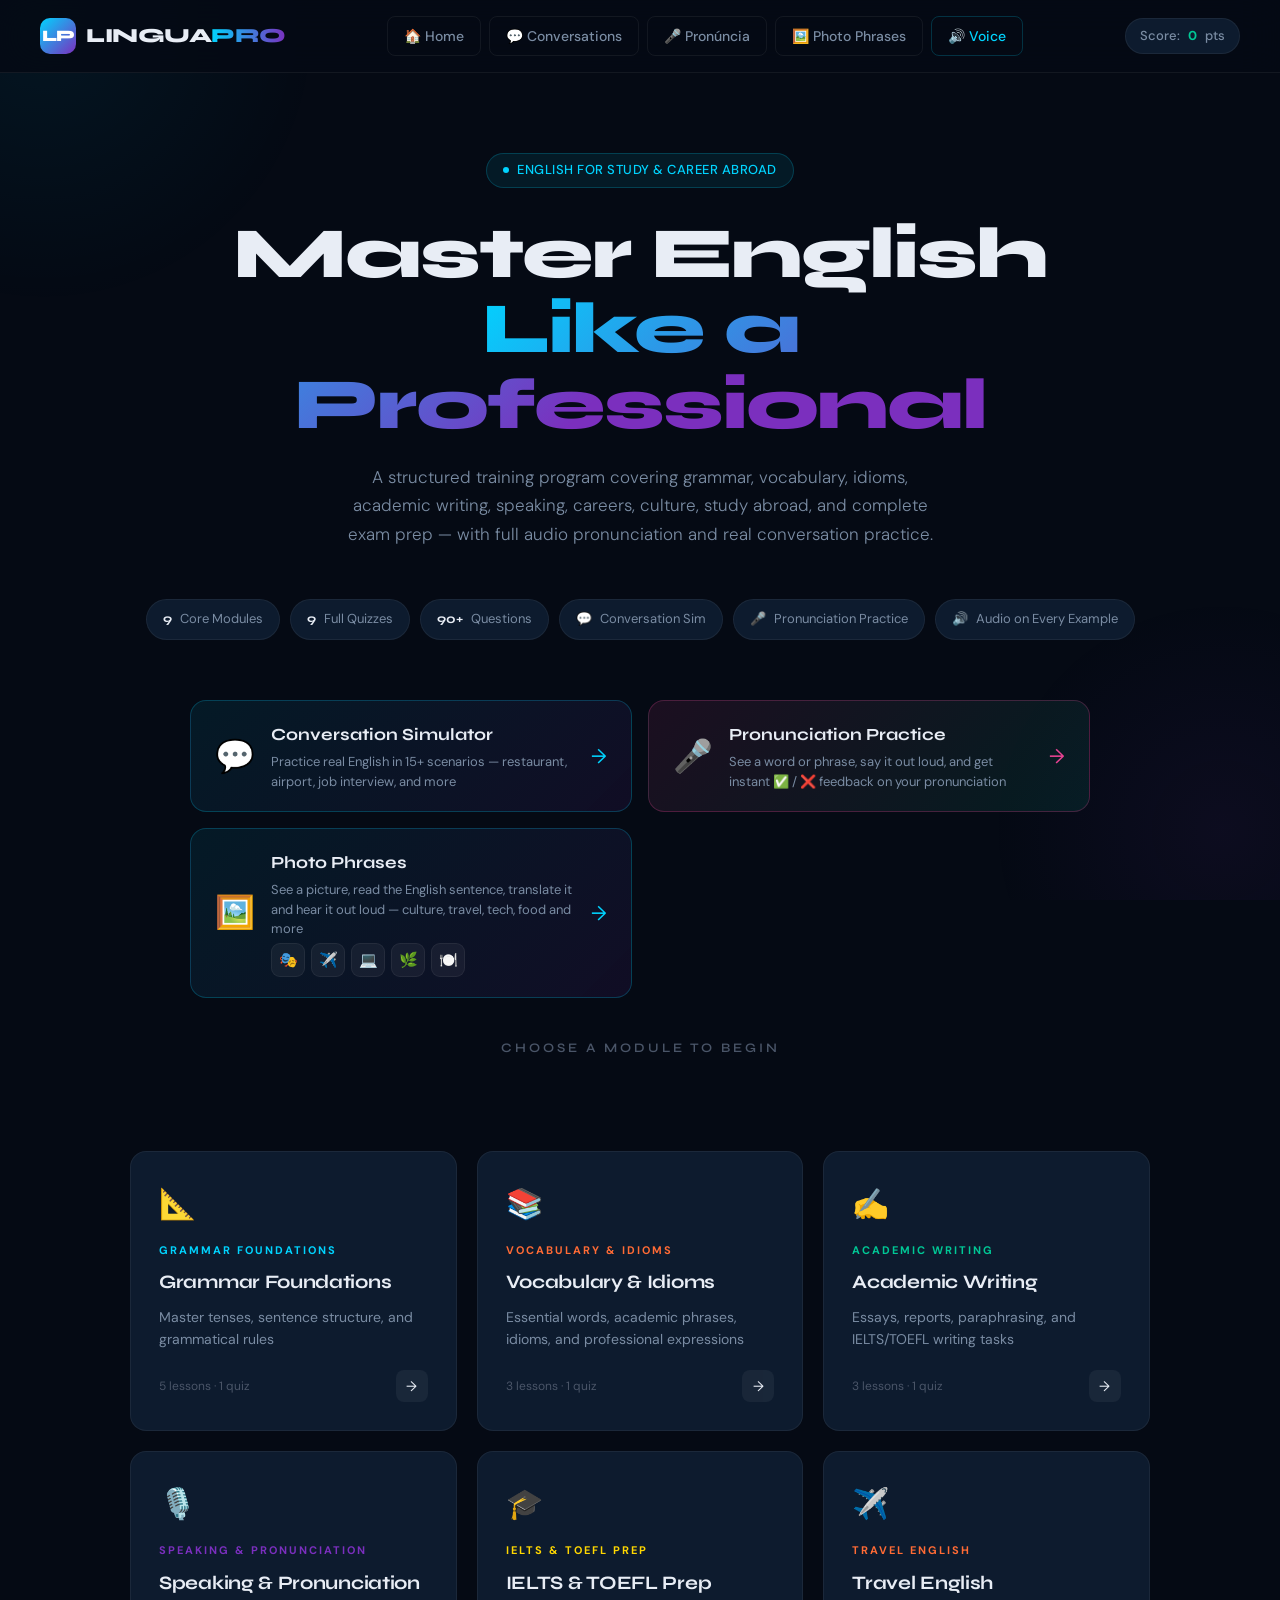
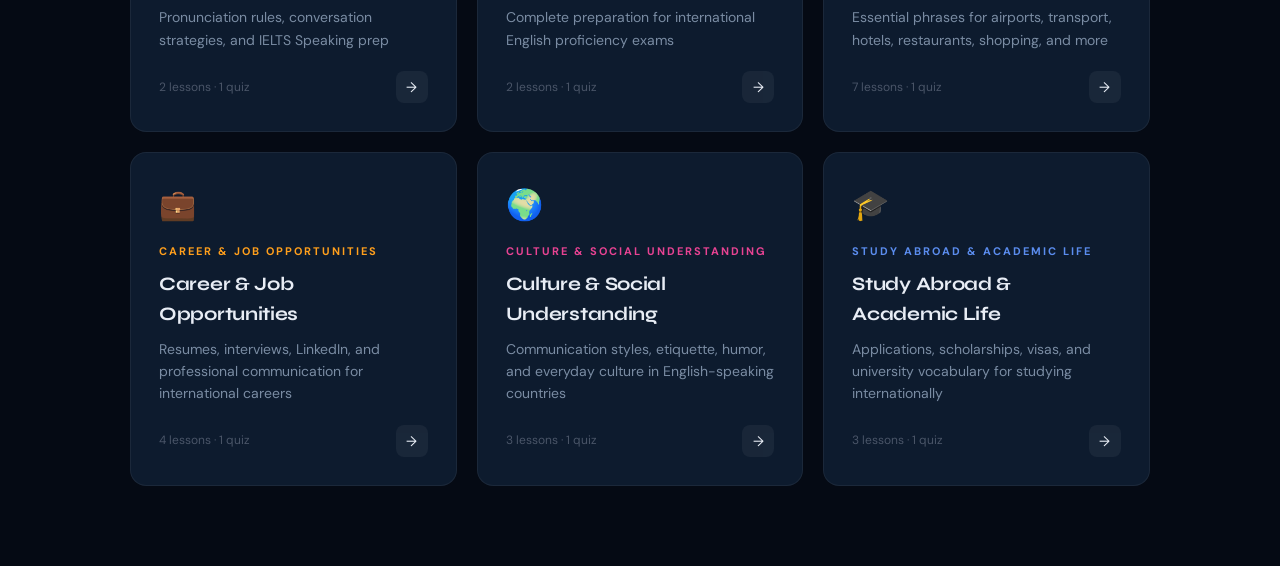
<file: index.html>
<!DOCTYPE html>
<html lang="en">
<head>
  <meta charset="UTF-8" />
  <meta name="viewport" content="width=device-width, initial-scale=1.0, viewport-fit=cover" />
  <title>LINGUA PRO — Master English for Study & Career Abroad</title>

  <meta name="description" content="A structured English training program covering grammar, vocabulary, idioms, academic writing, speaking, conversation simulator, and complete exam prep." />
  <meta name="theme-color" content="#00D4FF" />
  <meta name="mobile-web-app-capable" content="yes" />
  <meta name="apple-mobile-web-app-capable" content="yes" />
  <meta name="apple-mobile-web-app-status-bar-style" content="black-translucent" />
  <meta name="apple-mobile-web-app-title" content="LinguaPro" />

  <link rel="icon" type="image/png" sizes="192x192" href="icons/icon-192.png" />
  <link rel="apple-touch-icon" href="icons/icon-192.png" />
  <link rel="manifest" href="manifest.json" />
  <link rel="preconnect" href="https://fonts.googleapis.com" />
  <link rel="preconnect" href="https://fonts.gstatic.com" crossorigin />
  <link rel="stylesheet" href="css/style.css" />
</head>
<body>

<div class="bg-decor" aria-hidden="true"></div>

<div id="app">

  <!-- ─── PWA INSTALL BANNER ──────────────────────────────────────────── -->
  <div id="pwa-banner" role="banner" aria-label="Install app banner">
    <div class="pwa-banner-text">
      <span>📲</span>
      <span><strong>Install Lingua Pro</strong> — use offline, faster access</span>
    </div>
    <div class="pwa-banner-actions">
      <button class="btn-install" id="btn-install">Install</button>
      <button class="btn-dismiss" id="btn-dismiss">Not now</button>
    </div>
  </div>

  <!-- ─── OFFLINE TOAST ───────────────────────────────────────────────── -->
  <div id="offline-toast" role="status" aria-live="polite">
    <span>📡</span> <span id="offline-msg">You're offline</span>
  </div>

  <!-- ─── HEADER ──────────────────────────────────────────────────────── -->
  <header class="app-header">
    <div class="logo" onclick="App.goHome()" role="button" tabindex="0"
         aria-label="Lingua Pro — go to home" onkeydown="if(event.key==='Enter')App.goHome()">
      <div class="logo-mark">LP</div>
      <span class="logo-text">LINGUA<span>PRO</span></span>
    </div>

    <nav class="header-nav" id="header-nav" aria-label="Main navigation">
      <button class="nav-btn" onclick="App.goHome()" aria-label="Home">
        🏠 <span class="nav-label">Home</span>
      </button>
      <button class="nav-btn" onclick="App.openConvoSimulator()" aria-label="Conversation Simulator">
        💬 <span class="nav-label">Conversations</span>
      </button>
      <button class="nav-btn" onclick="App.openPronounce()" aria-label="Pronunciation Practice">
        🎤 <span class="nav-label">Pronúncia</span>
      </button>
      <button class="nav-btn" onclick="App.openPhotoPhrases()" aria-label="Photo Phrases">
        🖼️ <span class="nav-label">Photo Phrases</span>
      </button>
      <button class="nav-btn tts-settings-btn" onclick="App.openVoiceSettings()" aria-label="Voice Settings">
        🔊 <span class="nav-label">Voice</span>
      </button>
    </nav>

    <div class="progress-indicator" aria-label="Score">
      <span>Score:</span>
      <span class="score" id="header-score">0</span>
      <span class="score-label">pts</span>
    </div>

    <button class="menu-toggle" id="menu-toggle" type="button"
            aria-label="Abrir menu de navegação" aria-controls="header-nav" aria-expanded="false"
            onclick="App.toggleMenu()">
      <span class="menu-toggle-bars" aria-hidden="true"><span></span><span></span><span></span></span>
    </button>
  </header>

  <!-- Backdrop shown behind the mobile nav dropdown -->
  <div class="nav-backdrop" id="nav-backdrop" onclick="App.closeMenu()"></div>

  <!-- ─── VOICE SETTINGS MODAL ────────────────────────────────────────── -->
  <div class="modal-overlay" id="voice-modal" role="dialog" aria-modal="true"
       onclick="App.closeVoiceSettings()">
    <div class="modal-card" onclick="event.stopPropagation()">
      <div class="modal-header">
        <h3>🔊 Voice Settings</h3>
        <button class="modal-close" onclick="App.closeVoiceSettings()">✕</button>
      </div>
      <div class="modal-body">
        <label class="setting-label" for="voice-select">English Voice</label>
        <select id="voice-select" class="setting-select"></select>

        <label class="setting-label" style="margin-top:20px" for="voice-rate">Speed</label>
        <input type="range" id="voice-rate" min="0.5" max="1.5" step="0.1" value="0.9" class="setting-range"/>
        <div class="range-labels">
          <span>Slow</span><span id="rate-display">0.9x</span><span>Fast</span>
        </div>

        <label class="setting-label" style="margin-top:20px" for="voice-pitch">Pitch</label>
        <input type="range" id="voice-pitch" min="0.5" max="2" step="0.1" value="1.0" class="setting-range"/>
        <div class="range-labels">
          <span>Low</span><span id="pitch-display">1.0</span><span>High</span>
        </div>

        <button id="test-voice-btn" class="btn-primary tts-btn"
                style="margin-top:24px;width:100%;justify-content:center;"
                onclick="App.testVoice()">
          <span class="tts-icon">🔊</span>
          <span class="tts-label">Test Voice</span>
        </button>
      </div>
    </div>
  </div>

  <!-- ─── HOME SCREEN ─────────────────────────────────────────────────── -->
  <main class="screen active" id="home-screen">
    <div class="hero">
      <div class="hero-tag">English for Study &amp; Career Abroad</div>
      <h1>Master English<br><span class="gradient-text">Like a Professional</span></h1>
      <p>A structured training program covering grammar, vocabulary, idioms, academic writing, speaking, careers, culture, study abroad, and complete exam prep — with full audio pronunciation and real conversation practice.</p>
      <div class="stats-row">
        <div class="stat-chip"><span class="num">9</span> Core Modules</div>
        <div class="stat-chip"><span class="num">9</span> Full Quizzes</div>
        <div class="stat-chip"><span class="num">90+</span> Questions</div>
        <div class="stat-chip"><span class="num">💬</span> Conversation Sim</div>
        <div class="stat-chip"><span class="num">🎤</span> Pronunciation Practice</div>
        <div class="stat-chip"><span class="num">🔊</span> Audio on Every Example</div>
      </div>

      <!-- CTA row: Conversation Simulator + Pronunciation Practice -->
      <div class="cta-row">
        <div class="convo-cta-home" onclick="App.openConvoSimulator()">
          <div class="convo-cta-left">
            <span class="convo-cta-icon">💬</span>
            <div>
              <div class="convo-cta-title">Conversation Simulator</div>
              <div class="convo-cta-sub">Practice real English in 15+ scenarios — restaurant, airport, job interview, and more</div>
            </div>
          </div>
          <div class="convo-cta-arrow">→</div>
        </div>

        <div class="convo-cta-home pron-cta-home" onclick="App.openPronounce()">
          <div class="convo-cta-left">
            <span class="convo-cta-icon">🎤</span>
            <div>
              <div class="convo-cta-title">Pronunciation Practice</div>
              <div class="convo-cta-sub">See a word or phrase, say it out loud, and get instant ✅ / ❌ feedback on your pronunciation</div>
            </div>
          </div>
          <div class="convo-cta-arrow">→</div>
        </div>

        <div class="convo-cta-home pp-cta-home" onclick="App.openPhotoPhrases()">
          <div class="convo-cta-left">
            <span class="convo-cta-icon">🖼️</span>
            <div>
              <div class="convo-cta-title">Photo Phrases</div>
              <div class="convo-cta-sub">See a picture, read the English sentence, translate it and hear it out loud — culture, travel, tech, food and more</div>
              <div class="pp-home-thumbs" aria-hidden="true">
                <span>🎭</span><span>✈️</span><span>💻</span><span>🌿</span><span>🍽️</span>
              </div>
            </div>
          </div>
          <div class="convo-cta-arrow">→</div>
        </div>
      </div>

      <div class="sections-title">Choose a Module to Begin</div>
    </div>
    <div class="sections-grid" id="sections-grid"></div>
  </main>

  <!-- ─── SECTION SCREEN ───────────────────────────────────────────────── -->
  <div class="screen" id="section-screen">
    <button class="back-btn" onclick="App.goHome()">← Back to Home</button>
    <div class="section-header">
      <span class="section-header-tag"></span>
      <h2></h2>
      <p></p>
    </div>
    <div class="lesson-tabs" id="lesson-tabs"></div>
    <div id="lessons-container"></div>
    <div class="quiz-cta">
      <h3></h3>
      <p></p>
      <button class="btn-primary">🎯 Start Quiz</button>
    </div>
  </div>

  <!-- ─── QUIZ SCREEN ───────────────────────────────────────────────────── -->
  <div class="screen" id="quiz-screen">
    <button class="back-btn" onclick="App.goSection()">← Back to Lessons</button>
    <div class="quiz-header">
      <div class="quiz-meta">
        <h2 class="quiz-title" id="quiz-title"></h2>
        <div class="quiz-counter" id="quiz-counter"></div>
      </div>
      <div class="progress-bar-wrap">
        <div class="progress-bar-fill" id="quiz-progress-fill" style="width:0%"></div>
      </div>
    </div>
    <div class="question-card">
      <div class="question-number" id="question-number"></div>
      <div class="question-text-wrap" id="question-text-wrap"></div>
      <div class="options-list" id="options-list"></div>
      <div class="feedback-box" id="feedback-box" aria-live="polite"></div>
    </div>
    <div class="quiz-nav">
      <button class="btn-next" id="btn-next">Next Question →</button>
    </div>
  </div>

  <!-- ─── RESULTS SCREEN ───────────────────────────────────────────────── -->
  <div class="screen" id="results-screen" aria-live="polite"></div>

  <!-- ═══════════════════════════════════════════════════════════════════════
       CONVERSATION SIMULATOR SCREENS
  ═══════════════════════════════════════════════════════════════════════════ -->

  <!-- Scene Picker -->
  <div class="screen" id="convo-picker-screen">
    <div class="convo-picker-wrap">
      <button class="back-btn" onclick="App.goHome()">← Back to Home</button>
      <h1 class="convo-picker-title">Practice Real <span>English Conversations</span></h1>
      <p class="convo-picker-sub">Escolha um cenário, responda às perguntas em inglês e receba correção gramatical imediata — com áudio em voz real! 🎤</p>
      <div class="scenes-grid-sim" id="scenes-grid-sim"></div>
    </div>
  </div>

  <!-- Active Conversation -->
  <div class="screen convo-active-screen" id="convo-active-screen">
    <!-- Top bar -->
    <div class="convo-topbar">
      <button class="back-btn convo-back-btn" onclick="App.goConvoPicker()">← Cenários</button>
      <div class="convo-scene-info">
        <span class="convo-si-emoji" id="convo-si-emoji">🍽️</span>
        <div>
          <div class="convo-si-name" id="convo-si-name">Restaurant</div>
          <div class="convo-si-sub" id="convo-si-sub"></div>
        </div>
      </div>
      <div class="convo-badges">
        <div class="convo-badge convo-badge-score">✅ <span id="convo-sc">0</span></div>
        <div class="convo-badge convo-badge-streak">🔥 <span id="convo-st">0</span></div>
      </div>
    </div>

    <!-- Voice bar -->
    <div class="convo-voice-bar">
      <label>🔊 Voz:</label>
      <select id="convo-vs"></select>
      <label>Velocidade:</label>
      <input type="range" id="convo-vr" min="0.5" max="1.4" step="0.05" value="0.82"/>
      <span class="convo-vb-val" id="convo-vv">0.82x</span>
    </div>

    <!-- Avatar + speech bubble -->
    <div class="convo-avatar-area">
      <div class="convo-avatar-wrap" id="convo-av-wrap">
        <div class="convo-avatar-face" id="convo-av-face">👤</div>
        <div class="convo-avatar-tag" id="convo-av-tag">Character</div>
      </div>
      <div class="convo-speech-bubble">
        <div class="convo-bubble-lbl">💬 They ask you:</div>
        <div class="convo-bubble-q" id="convo-bq">
          <div class="convo-typing-dots"><span></span><span></span><span></span></div>
        </div>
        <div class="convo-q-progress">
          <div class="convo-q-progress-fill" id="convo-qpf" style="width:0%"></div>
        </div>
        <div class="convo-bubble-btns" id="convo-bbtns" style="display:none">
          <button class="convo-tts-sm" id="convo-tts-q" onclick="App.convoSpeakQ()">🔊 Ouvir</button>
          <button class="convo-hint-btn" onclick="App.convoShowHint()">💡 Dica</button>
          <button class="convo-transl-btn" onclick="App.convoShowTranslation()">🇧🇷 Traduzir</button>
        </div>
      </div>
    </div>

    <!-- Answer area -->
    <div class="convo-answer-area" id="convo-ans-area"></div>

    <!-- Input -->
    <div class="convo-input-area">
      <div class="convo-input-row">
        <textarea class="convo-ans-input" id="convo-ans-in"
                  placeholder="Type your answer in English..."
                  rows="1"
                  onkeydown="App.convoHandleKey(event)"
                  oninput="App.convoAutoResize(this)"></textarea>
        <button class="convo-send-btn" id="convo-send-btn" onclick="App.convoSubmit()">➤</button>
      </div>
      <div class="convo-inp-hint">Enter para enviar · Shift+Enter para nova linha</div>
    </div>
  </div>

  <!-- Grammar modal (Conversation Simulator) -->
  <div class="convo-modal-ov" id="convo-gmod" onclick="App.convoCloseModal()">
    <div class="convo-modal-card" onclick="event.stopPropagation()">
      <h3 id="convo-mod-title">📘 Grammar Rule</h3>
      <div id="convo-mod-body"></div>
      <button class="convo-close-m" onclick="App.convoCloseModal()">Entendi ✓</button>
    </div>
  </div>

  <!-- Confetti wrapper -->
  <div class="convo-cfw" id="convo-cfw"></div>

  <!-- ═══════════════════════════════════════════════════════════════════════
       PRONUNCIATION PRACTICE SCREEN
  ═══════════════════════════════════════════════════════════════════════════ -->
  <div class="screen" id="pronounce-screen">
    <div class="pron-wrap">
      <button class="back-btn" onclick="App.goPronounceBack()">← Back to Home</button>

      <div class="pron-header">
        <h1 class="pron-title">🎤 Pronunciation <span>Practice</span></h1>
        <p class="pron-sub">Veja a frase, palavra ou expressão, fale em voz alta e receba feedback instantâneo da sua pronúncia.</p>
      </div>

      <div class="pron-stats-row">
        <div class="pron-stat"><span class="pron-stat-num" id="pron-score">0</span><span class="pron-stat-label">Acertos</span></div>
        <div class="pron-stat"><span class="pron-stat-num" id="pron-streak">0</span><span class="pron-stat-label">Sequência 🔥</span></div>
        <div class="pron-stat"><span class="pron-stat-num" id="pron-attempts">0</span><span class="pron-stat-label">Tentativas</span></div>
        <button class="pron-reset-btn" onclick="App.pronReset()" title="Zerar estatísticas">↺ Zerar</button>
      </div>

      <div class="pron-cats" id="pron-cats"></div>

      <div class="pron-card">
        <div class="pron-card-top">
          <span class="pron-item-cat" id="pron-item-cat"></span>
          <span class="pron-item-diff" id="pron-item-diff"></span>
        </div>

        <div class="pron-text" id="pron-text">Loading...</div>
        <div class="pron-translation" id="pron-translation"></div>

        <button class="pron-listen-btn" onclick="App.pronListen()">
          🔊 Ouvir pronúncia correta
        </button>

        <div class="pron-mic-area">
          <button class="pron-mic-btn" id="pron-mic-btn" onclick="App.pronMic()" aria-label="Falar">
            <span class="pron-mic-icon">🎙️</span>
          </button>
          <div class="pron-mic-hint">Toque no microfone e fale a frase acima</div>
        </div>

        <div class="pron-feedback" id="pron-feedback"></div>
        <div class="pron-heard" id="pron-heard"></div>
      </div>

      <button class="pron-next-btn" onclick="App.pronNext()">Próxima frase →</button>
    </div>
  </div>

  <!-- ═══════════════════════════════════════════════════════════════════════
       PHOTO PHRASES SCREEN — visual learning: image + English sentence + audio
  ═══════════════════════════════════════════════════════════════════════════ -->
  <div class="screen" id="photophrases-screen">
    <div class="pp-wrap">
      <button class="back-btn" onclick="App.goHome()">← Back to Home</button>

      <div class="pp-header">
        <h1 class="pp-title">🖼️ Photo <span>Phrases</span></h1>
        <p class="pp-sub">Veja a imagem, leia a frase em inglês, ouça a pronúncia e traduza quando quiser. Culture, travel, technology, nature, gastronomy, movies, sports, fashion and education.</p>
      </div>

      <div class="pp-cats" id="pp-cats"></div>

      <div class="pp-grid" id="pp-grid"></div>
    </div>
  </div>

</div><!-- /#app -->

<script src="js/index.js"></script>
<script src="js/simulator.js"></script>
<script src="js/pronounce.js"></script>
<script src="js/photophrases.js"></script>
<script>
// ── Service Worker ─────────────────────────────────────────────────────────
if ('serviceWorker' in navigator) {
  window.addEventListener('load', () => {
    navigator.serviceWorker.register('./sw.js')
      .then(r => console.log('[SW]', r.scope))
      .catch(e => console.warn('[SW] failed', e));
  });
}

// ── Offline toast ──────────────────────────────────────────────────────────
const offlineToast = document.getElementById('offline-toast');
const offlineMsg   = document.getElementById('offline-msg');
let offlineTimer;
function showToast(msg, dur = 3500) {
  offlineMsg.textContent = msg;
  offlineToast.classList.add('show');
  clearTimeout(offlineTimer);
  offlineTimer = setTimeout(() => offlineToast.classList.remove('show'), dur);
}
window.addEventListener('offline', () => showToast('📡 Você está offline', 5000));
window.addEventListener('online',  () => showToast('✅ Back online!', 3000));

// ── PWA install ────────────────────────────────────────────────────────────
let deferredInstallPrompt = null;
const pwaBanner  = document.getElementById('pwa-banner');
const btnInstall = document.getElementById('btn-install');
const btnDismiss = document.getElementById('btn-dismiss');
window.addEventListener('beforeinstallprompt', e => {
  e.preventDefault(); deferredInstallPrompt = e;
  if (!localStorage.getItem('pwa-dismissed')) pwaBanner.classList.add('show');
});
btnInstall.addEventListener('click', async () => {
  if (!deferredInstallPrompt) return;
  pwaBanner.classList.remove('show');
  deferredInstallPrompt.prompt();
  const { outcome } = await deferredInstallPrompt.userChoice;
  deferredInstallPrompt = null;
});
btnDismiss.addEventListener('click', () => {
  pwaBanner.classList.remove('show');
  localStorage.setItem('pwa-dismissed', '1');
});
window.addEventListener('appinstalled', () => {
  pwaBanner.classList.remove('show');
  showToast('🎉 Lingua Pro instalado!', 4000);
});
</script>
</body>
</html>
</file>
<file: css/style.css>
@import url('https://fonts.googleapis.com/css2?family=Syne:wght@400;600;700;800&family=DM+Sans:ital,wght@0,300;0,400;0,500;1,300&display=swap');

/* ─── CSS VARIABLES ─── */
:root {
  --bg: #050A14;
  --bg-secondary: #0A1628;
  --bg-card: #0D1B2E;
  --bg-card-hover: #112240;
  --border: rgba(255,255,255,0.06);
  --border-hover: rgba(255,255,255,0.14);
  --text-primary: #E8EDF5;
  --text-secondary: #7A8CA3;
  --text-muted: #4A5568;
  --accent-blue: #00D4FF;
  --accent-orange: #FF6B35;
  --accent-purple: #7B2FBE;
  --accent-green: #00C896;
  --accent-gold: #FFD700;
  --font-display: 'Syne', sans-serif;
  --font-body: 'DM Sans', sans-serif;
  --radius: 16px;
  --radius-sm: 8px;
  --transition: all 0.3s cubic-bezier(0.4, 0, 0.2, 1);
  /* Safe area for notched phones */
  --safe-top: env(safe-area-inset-top, 0px);
  --safe-bottom: env(safe-area-inset-bottom, 0px);
  --safe-left: env(safe-area-inset-left, 0px);
  --safe-right: env(safe-area-inset-right, 0px);
}

/* ─── RESET & BASE ─── */
*, *::before, *::after { box-sizing: border-box; margin: 0; padding: 0; }
html {
  scroll-behavior: smooth;
  -webkit-text-size-adjust: 100%;
  overflow-x: hidden;
  width: 100%;
  max-width: 100vw;
  overscroll-behavior-x: none;
}
body {
  font-family: var(--font-body);
  background: var(--bg);
  color: var(--text-primary);
  min-height: 100vh;
  min-height: 100dvh; /* dynamic viewport for mobile browsers */
  line-height: 1.6;
  overflow-x: hidden;
  width: 100%;
  max-width: 100vw;
  overscroll-behavior-x: none;
  position: relative;
  -webkit-font-smoothing: antialiased;
  -moz-osx-font-smoothing: grayscale;
}

/* ─── BACKGROUND EFFECT ───────────────────────────────────────────────────
   Decorative glows live inside a dedicated, fully-clipped fixed layer.
   This prevents the large blurred circles from ever expanding the
   document's scrollable width on Android Chrome (the cause of the
   empty space visible when swiping/dragging sideways). ───────────────── */
.bg-decor {
  position: fixed;
  inset: 0;
  overflow: hidden;
  pointer-events: none;
  z-index: 0;
}
.bg-decor::before {
  content: '';
  position: absolute; top: -30%; left: -20%;
  width: 600px; height: 600px;
  max-width: 80vw; max-height: 80vw;
  background: radial-gradient(circle, rgba(0,212,255,0.06) 0%, transparent 65%);
}
.bg-decor::after {
  content: '';
  position: absolute; bottom: -20%; right: -15%;
  width: 500px; height: 500px;
  max-width: 80vw; max-height: 80vw;
  background: radial-gradient(circle, rgba(123,47,190,0.07) 0%, transparent 65%);
}

/* ─── APP WRAPPER ─── */
#app {
  position: relative;
  z-index: 1;
  min-height: 100vh;
  min-height: 100dvh;
  width: 100%;
  max-width: 100vw;
  overflow-x: hidden;
}

/* ─── HEADER ─── */
.app-header {
  padding: 16px 40px;
  padding-top: calc(16px + var(--safe-top));
  display: flex;
  align-items: center;
  justify-content: space-between;
  border-bottom: 1px solid var(--border);
  backdrop-filter: blur(20px);
  -webkit-backdrop-filter: blur(20px);
  background: rgba(5,10,20,0.85);
  position: sticky;
  top: 0;
  z-index: 100;
  gap: 12px;
}

.logo {
  display: flex;
  align-items: center;
  gap: 10px;
  cursor: pointer;
  flex-shrink: 0;
}

.logo-mark {
  width: 36px; height: 36px;
  background: linear-gradient(135deg, var(--accent-blue), var(--accent-purple));
  border-radius: 10px;
  display: flex; align-items: center; justify-content: center;
  font-size: 16px; font-weight: 800;
  font-family: var(--font-display);
  color: white; letter-spacing: -1px; flex-shrink: 0;
}

.logo-text {
  font-family: var(--font-display);
  font-size: 20px; font-weight: 800;
  color: var(--text-primary); letter-spacing: -0.5px;
}

.logo-text span {
  background: linear-gradient(90deg, var(--accent-blue), var(--accent-purple));
  -webkit-background-clip: text;
  -webkit-text-fill-color: transparent;
}

.header-nav { display: flex; align-items: center; gap: 8px; flex-shrink: 0; }

.nav-btn {
  background: none;
  border: 1px solid var(--border);
  color: var(--text-secondary);
  padding: 8px 16px;
  border-radius: 8px;
  font-family: var(--font-body);
  font-size: 14px; font-weight: 500;
  cursor: pointer;
  transition: var(--transition);
  white-space: nowrap;
  /* Larger tap target on mobile */
  min-height: 40px;
}

.nav-btn:hover, .nav-btn.active {
  background: var(--bg-card);
  border-color: var(--border-hover);
  color: var(--text-primary);
}

.tts-settings-btn {
  border-color: rgba(0,212,255,0.2);
  color: var(--accent-blue);
}
.tts-settings-btn:hover {
  background: rgba(0,212,255,0.08);
  border-color: var(--accent-blue);
  color: var(--accent-blue);
}

.progress-indicator {
  display: flex; align-items: center; gap: 8px;
  padding: 7px 14px;
  background: var(--bg-card);
  border: 1px solid var(--border);
  border-radius: 100px;
  font-size: 13px; font-weight: 500;
  color: var(--text-secondary);
  white-space: nowrap;
  flex-shrink: 0;
}

.progress-indicator .score { color: var(--accent-green); font-weight: 700; }

/* ─── HAMBURGER MENU TOGGLE (mobile guide/nav drawer) ─── */
.menu-toggle {
  display: none; /* hidden on desktop — nav is shown inline */
  align-items: center;
  justify-content: center;
  width: 40px; height: 40px;
  flex-shrink: 0;
  background: none;
  border: 1px solid var(--border);
  border-radius: 8px;
  cursor: pointer;
  transition: var(--transition);
}

.menu-toggle:hover, .menu-toggle.active {
  background: var(--bg-card);
  border-color: var(--border-hover);
}

.menu-toggle-bars {
  position: relative;
  width: 18px; height: 13px;
  display: inline-block;
}

.menu-toggle-bars span {
  position: absolute;
  left: 0;
  width: 100%; height: 2px;
  border-radius: 2px;
  background: var(--text-primary);
  transition: transform 0.25s ease, opacity 0.2s ease, top 0.25s ease;
}

.menu-toggle-bars span:nth-child(1) { top: 0; }
.menu-toggle-bars span:nth-child(2) { top: 5.5px; }
.menu-toggle-bars span:nth-child(3) { top: 11px; }

/* Morph into an "X" when the menu is open */
.menu-toggle.active .menu-toggle-bars span:nth-child(1) { top: 5.5px; transform: rotate(45deg); }
.menu-toggle.active .menu-toggle-bars span:nth-child(2) { opacity: 0; }
.menu-toggle.active .menu-toggle-bars span:nth-child(3) { top: 5.5px; transform: rotate(-45deg); }

.nav-backdrop {
  display: none;
  position: fixed;
  inset: 0;
  background: rgba(2,6,14,0.55);
  backdrop-filter: blur(2px);
  /* Must stay below .app-header's own stacking context (z-index: 100)
     so the dropdown nav inside the header still receives clicks. */
  z-index: 90;
}

.nav-backdrop.open { display: block; }

/* ─── PWA INSTALL BANNER ─── */
#pwa-banner {
  display: none;
  align-items: center;
  justify-content: space-between;
  gap: 12px;
  padding: 12px 20px;
  background: linear-gradient(135deg, rgba(0,212,255,0.12), rgba(123,47,190,0.12));
  border-bottom: 1px solid rgba(0,212,255,0.2);
  font-size: 13px;
  color: var(--text-secondary);
  animation: slideDown 0.4s ease;
  flex-wrap: wrap;
}

#pwa-banner.show { display: flex; }

@keyframes slideDown {
  from { opacity: 0; transform: translateY(-100%); }
  to   { opacity: 1; transform: translateY(0); }
}

.pwa-banner-text { display: flex; align-items: center; gap: 8px; font-size: 13px; }
.pwa-banner-text strong { color: var(--text-primary); }

.pwa-banner-actions { display: flex; gap: 8px; flex-shrink: 0; }

.btn-install {
  padding: 7px 16px;
  background: linear-gradient(135deg, var(--accent-blue), var(--accent-purple));
  border: none; border-radius: 8px;
  font-family: var(--font-body); font-size: 12px; font-weight: 700;
  color: white; cursor: pointer;
  transition: var(--transition);
  white-space: nowrap;
}
.btn-install:hover { opacity: 0.85; transform: translateY(-1px); }

.btn-dismiss {
  padding: 7px 12px;
  background: none;
  border: 1px solid var(--border);
  border-radius: 8px;
  font-family: var(--font-body); font-size: 12px;
  color: var(--text-muted); cursor: pointer;
  transition: var(--transition);
}
.btn-dismiss:hover { border-color: var(--border-hover); color: var(--text-secondary); }

/* ─── OFFLINE TOAST ─── */
#offline-toast {
  position: fixed;
  bottom: calc(20px + var(--safe-bottom));
  left: 50%; transform: translateX(-50%) translateY(80px);
  background: var(--bg-card);
  border: 1px solid rgba(255,107,53,0.3);
  border-radius: 100px;
  padding: 10px 20px;
  font-size: 13px; font-weight: 500;
  color: var(--accent-orange);
  z-index: 9999;
  display: flex; align-items: center; gap: 8px;
  transition: transform 0.3s ease, opacity 0.3s ease;
  opacity: 0;
  box-shadow: 0 8px 24px rgba(0,0,0,0.4);
  white-space: nowrap;
  pointer-events: none;
}

#offline-toast.show {
  transform: translateX(-50%) translateY(0);
  opacity: 1;
}

/* ─── VOICE MODAL ─── */
.modal-overlay {
  position: fixed; inset: 0; z-index: 1000;
  background: rgba(0,0,0,0.7);
  display: flex; align-items: center; justify-content: center;
  backdrop-filter: blur(8px);
  -webkit-backdrop-filter: blur(8px);
  opacity: 0; pointer-events: none;
  transition: opacity 0.2s ease;
  padding: 20px;
  padding-bottom: calc(20px + var(--safe-bottom));
}

.modal-overlay.active { opacity: 1; pointer-events: all; }

.modal-card {
  background: var(--bg-card);
  border: 1px solid var(--border-hover);
  border-radius: 20px;
  padding: 28px;
  width: 100%;
  max-width: 420px;
  transform: translateY(10px);
  transition: transform 0.2s ease;
  max-height: 90vh;
  overflow-y: auto;
}

.modal-overlay.active .modal-card { transform: translateY(0); }

.modal-header {
  display: flex; align-items: center; justify-content: space-between;
  margin-bottom: 24px;
}

.modal-header h3 {
  font-family: var(--font-display);
  font-size: 18px; font-weight: 700;
}

.modal-close {
  width: 36px; height: 36px;
  background: rgba(255,255,255,0.05);
  border: 1px solid var(--border);
  border-radius: 8px;
  color: var(--text-secondary);
  cursor: pointer;
  transition: var(--transition);
  font-size: 14px;
  flex-shrink: 0;
}
.modal-close:hover { background: rgba(255,255,255,0.1); color: var(--text-primary); }

.setting-label {
  display: block;
  font-size: 11px; font-weight: 600;
  letter-spacing: 1.5px;
  text-transform: uppercase;
  color: var(--text-muted);
  margin-bottom: 10px;
}

.setting-select {
  width: 100%;
  background: var(--bg-secondary);
  border: 1px solid var(--border-hover);
  color: var(--text-primary);
  padding: 12px 14px;
  border-radius: 10px;
  font-family: var(--font-body);
  font-size: 14px;
  cursor: pointer;
  outline: none;
  /* Fix iOS zoom on select */
  font-size: max(16px, 14px);
}

.setting-range {
  width: 100%;
  -webkit-appearance: none;
  height: 4px;
  border-radius: 2px;
  background: rgba(255,255,255,0.1);
  outline: none;
  /* Bigger tap area on mobile */
  cursor: pointer;
}
.setting-range::-webkit-slider-thumb {
  -webkit-appearance: none;
  width: 22px; height: 22px;
  border-radius: 50%;
  background: var(--accent-blue);
  cursor: pointer;
  border: 2px solid var(--bg-card);
  box-shadow: 0 0 8px rgba(0,212,255,0.4);
}
.setting-range::-moz-range-thumb {
  width: 22px; height: 22px;
  border-radius: 50%;
  background: var(--accent-blue);
  cursor: pointer;
  border: 2px solid var(--bg-card);
}

.range-labels {
  display: flex; justify-content: space-between;
  font-size: 11px; color: var(--text-muted);
  margin-top: 8px;
}
.range-labels span:nth-child(2) {
  color: var(--accent-blue);
  font-weight: 700;
}

/* ─── TTS BUTTONS — play / pause / resume ─── */
.tts-btn {
  display: inline-flex;
  align-items: center;
  justify-content: center;
  gap: 5px;
  background: rgba(0,212,255,0.06);
  border: 1px solid rgba(0,212,255,0.18);
  color: var(--accent-blue);
  border-radius: 8px;
  cursor: pointer;
  transition: var(--transition);
  font-size: 13px;
  white-space: nowrap;
  flex-shrink: 0;
  font-family: var(--font-body);
  font-weight: 500;
  user-select: none;
  /* Minimum tap target */
  min-height: 36px;
  min-width: 36px;
}

.tts-btn:hover {
  background: rgba(0,212,255,0.13);
  border-color: rgba(0,212,255,0.4);
  transform: scale(1.04);
}

/* ── PLAYING state: pulsing blue ── */
.tts-btn.tts-playing {
  background: rgba(0,212,255,0.16);
  border-color: var(--accent-blue);
  color: var(--accent-blue);
  box-shadow: 0 0 0 0 rgba(0,212,255,0.5);
  animation: tts-ring 1.4s ease-out infinite;
}

@keyframes tts-ring {
  0%   { box-shadow: 0 0 0 0   rgba(0,212,255,0.45); }
  70%  { box-shadow: 0 0 0 8px rgba(0,212,255,0);    }
  100% { box-shadow: 0 0 0 0   rgba(0,212,255,0);    }
}

/* ── PAUSED state: amber / warm tone ── */
.tts-btn.tts-paused {
  background: rgba(255,215,0,0.10);
  border-color: rgba(255,215,0,0.45);
  color: var(--accent-gold);
}
.tts-btn.tts-paused:hover {
  background: rgba(255,215,0,0.16);
  border-color: var(--accent-gold);
}

/* ── Icon & label spans ── */
.tts-icon  { font-size: 14px; line-height: 1; flex-shrink: 0; }
.tts-label { font-size: 12px; font-weight: 600; letter-spacing: 0.2px; }

/* ── Size variants ── */
.tts-lesson {
  padding: 7px 13px;
  gap: 6px;
}
.tts-lesson .tts-label { font-size: 13px; }

.tts-block {
  padding: 5px 10px;
  gap: 5px;
}
.tts-block .tts-label { font-size: 12px; }

.tts-example {
  padding: 3px 8px;
  font-size: 12px;
  margin-left: auto;
  opacity: 0.55;
  transition: opacity 0.2s, transform 0.2s;
}
.tts-example:hover,
.tts-example.tts-playing,
.tts-example.tts-paused { opacity: 1; }

.tts-tip {
  padding: 3px 8px;
  font-size: 12px;
  flex-shrink: 0;
  align-self: flex-start;
  margin-top: 1px;
}

.tts-question {
  padding: 8px 14px;
  gap: 6px;
}

.tts-option {
  padding: 4px 8px;
  font-size: 11px;
  margin-left: auto;
  opacity: 0;
  transition: opacity 0.2s, transform 0.2s;
}
.option-btn:hover .tts-option,
.tts-option.tts-playing,
.tts-option.tts-paused { opacity: 1; }

.tts-feedback {
  align-self: flex-start;
  padding: 5px 10px;
  font-size: 12px;
  flex-shrink: 0;
  margin-top: 2px;
  gap: 5px;
}

.tts-result {
  margin: 16px auto 0;
  padding: 10px 20px;
  gap: 8px;
  display: flex;
}
.tts-result .tts-label { font-size: 13px; }

/* ─── HERO / HOME SCREEN ─── */
.screen { display: none; }
.screen.active { display: block; }
/* Conversation active screen uses flex layout — must override the block above */
.convo-active-screen.active { display: flex; }

.hero {
  max-width: 1100px;
  margin: 0 auto;
  padding: 80px 40px 60px;
  text-align: center;
}

.hero-tag {
  display: inline-flex;
  align-items: center;
  gap: 8px;
  padding: 6px 16px;
  background: rgba(0,212,255,0.08);
  border: 1px solid rgba(0,212,255,0.2);
  border-radius: 100px;
  font-size: 13px; font-weight: 500;
  color: var(--accent-blue);
  margin-bottom: 28px;
  letter-spacing: 0.5px;
  text-transform: uppercase;
}

.hero-tag::before {
  content: '';
  width: 6px; height: 6px;
  background: var(--accent-blue);
  border-radius: 50%;
  animation: pulse-dot 2s infinite;
  flex-shrink: 0;
}

@keyframes pulse-dot {
  0%, 100% { opacity: 1; transform: scale(1); }
  50% { opacity: 0.5; transform: scale(0.8); }
}

.hero h1 {
  font-family: var(--font-display);
  font-size: clamp(36px, 6vw, 72px);
  font-weight: 800;
  line-height: 1.05;
  letter-spacing: -2px;
  margin-bottom: 20px;
}

.hero h1 .gradient-text {
  background: linear-gradient(135deg, var(--accent-blue) 0%, var(--accent-purple) 60%);
  -webkit-background-clip: text;
  -webkit-text-fill-color: transparent;
}

.hero p {
  font-size: 17px;
  color: var(--text-secondary);
  max-width: 600px;
  margin: 0 auto 50px;
  font-weight: 300;
  line-height: 1.7;
}

/* ─── STATS ROW ─── */
.stats-row {
  display: flex;
  justify-content: center;
  gap: 10px;
  margin-bottom: 60px;
  flex-wrap: wrap;
}

.stat-chip {
  padding: 9px 16px;
  background: var(--bg-card);
  border: 1px solid var(--border);
  border-radius: 100px;
  display: flex; align-items: center; gap: 8px;
  font-size: 13px;
  color: var(--text-secondary);
}

.stat-chip .num { font-weight: 700; color: var(--text-primary); font-family: var(--font-display); }

/* ─── SECTION GRID ─── */
.sections-title {
  text-align: center;
  font-family: var(--font-display);
  font-size: 13px; font-weight: 600;
  color: var(--text-muted);
  letter-spacing: 3px;
  text-transform: uppercase;
  margin-bottom: 32px;
}

.sections-grid {
  display: grid;
  grid-template-columns: repeat(auto-fill, minmax(300px, 1fr));
  gap: 20px;
  max-width: 1100px;
  margin: 0 auto;
  padding: 0 40px 80px;
}

.section-card {
  background: var(--bg-card);
  border: 1px solid var(--border);
  border-radius: var(--radius);
  padding: 28px;
  cursor: pointer;
  transition: var(--transition);
  position: relative;
  overflow: hidden;
  text-align: left;
  /* Tap highlight removal on mobile */
  -webkit-tap-highlight-color: transparent;
}

.section-card::before {
  content: '';
  position: absolute; top: 0; left: 0; right: 0;
  height: 2px;
  background: var(--section-color, var(--accent-blue));
  opacity: 0;
  transition: var(--transition);
}

.section-card:hover, .section-card:focus-visible {
  background: var(--bg-card-hover);
  border-color: var(--border-hover);
  transform: translateY(-3px);
  box-shadow: 0 20px 40px rgba(0,0,0,0.3);
}

.section-card:hover::before { opacity: 1; }

.card-icon { font-size: 30px; margin-bottom: 14px; display: block; }
.card-tag { font-size: 11px; font-weight: 700; letter-spacing: 2px; text-transform: uppercase; margin-bottom: 8px; }

.section-card h3 {
  font-family: var(--font-display);
  font-size: 19px; font-weight: 700;
  margin-bottom: 8px;
  color: var(--text-primary);
  letter-spacing: -0.3px;
}

.section-card p { font-size: 14px; color: var(--text-secondary); line-height: 1.6; margin-bottom: 20px; }

.card-footer { display: flex; align-items: center; justify-content: space-between; }
.card-meta { font-size: 12px; color: var(--text-muted); }

.card-arrow {
  width: 32px; height: 32px;
  background: rgba(255,255,255,0.05);
  border-radius: 8px;
  display: flex; align-items: center; justify-content: center;
  font-size: 14px;
  transition: var(--transition);
  flex-shrink: 0;
}

.section-card:hover .card-arrow {
  background: var(--section-color, var(--accent-blue));
  transform: translateX(3px);
}

/* ─── SECTION SCREEN ─── */
#section-screen {
  max-width: 1000px;
  margin: 0 auto;
  padding: 50px 40px;
}

.back-btn {
  display: inline-flex;
  align-items: center;
  gap: 8px;
  background: none;
  border: 1px solid var(--border);
  color: var(--text-secondary);
  padding: 10px 18px;
  border-radius: 8px;
  font-family: var(--font-body);
  font-size: 14px;
  cursor: pointer;
  transition: var(--transition);
  margin-bottom: 32px;
  min-height: 44px;
  -webkit-tap-highlight-color: transparent;
}

.back-btn:hover {
  border-color: var(--border-hover);
  color: var(--text-primary);
  background: var(--bg-card);
}

.section-header { margin-bottom: 40px; }

.section-header-tag {
  font-size: 11px; font-weight: 700;
  letter-spacing: 2.5px; text-transform: uppercase;
  margin-bottom: 12px; display: block;
}

.section-header h2 {
  font-family: var(--font-display);
  font-size: clamp(28px, 4vw, 48px);
  font-weight: 800; letter-spacing: -1.5px; margin-bottom: 12px;
}

.section-header p { font-size: 16px; color: var(--text-secondary); max-width: 600px; font-weight: 300; }

/* ─── LESSON TABS ─── */
.lesson-tabs {
  display: flex;
  gap: 8px;
  margin-bottom: 32px;
  flex-wrap: nowrap;
  overflow-x: auto;
  -webkit-overflow-scrolling: touch;
  scrollbar-width: none;
  padding-bottom: 4px;
  /* Fade edges */
  mask-image: linear-gradient(to right, black calc(100% - 32px), transparent 100%);
  -webkit-mask-image: linear-gradient(to right, black calc(100% - 32px), transparent 100%);
}
.lesson-tabs::-webkit-scrollbar { display: none; }

.lesson-tab {
  padding: 10px 18px;
  background: var(--bg-card);
  border: 1px solid var(--border);
  border-radius: 8px;
  font-family: var(--font-body);
  font-size: 14px; font-weight: 500;
  color: var(--text-secondary);
  cursor: pointer;
  transition: var(--transition);
  white-space: nowrap;
  flex-shrink: 0;
  min-height: 42px;
  -webkit-tap-highlight-color: transparent;
}

.lesson-tab:hover { border-color: var(--border-hover); color: var(--text-primary); }
.lesson-tab.active {
  background: var(--tab-color, var(--accent-blue));
  border-color: transparent; color: #000; font-weight: 600;
}

/* ─── LESSON CONTENT ─── */
.lesson-content { display: none; }
.lesson-content.active { display: block; }

.lesson-title-row {
  display: flex;
  align-items: center;
  justify-content: space-between;
  gap: 12px;
  margin-bottom: 28px;
  padding-bottom: 18px;
  border-bottom: 1px solid var(--border);
  flex-wrap: wrap;
}

.lesson-title {
  font-family: var(--font-display);
  font-size: clamp(20px, 3vw, 26px);
  font-weight: 700; letter-spacing: -0.5px;
}

/* ─── CONTENT BLOCKS ─── */
.content-block {
  background: var(--bg-card);
  border: 1px solid var(--border);
  border-radius: var(--radius);
  padding: 24px;
  margin-bottom: 16px;
  transition: var(--transition);
}

.content-block:hover { border-color: var(--border-hover); }

.block-header {
  display: flex;
  align-items: center;
  justify-content: space-between;
  gap: 12px;
  margin-bottom: 12px;
  flex-wrap: wrap;
}

.content-block h4 {
  font-family: var(--font-display);
  font-size: 17px; font-weight: 700;
  color: var(--block-color, var(--accent-blue));
  letter-spacing: -0.3px;
}

.content-block .explanation {
  font-size: 15px; color: var(--text-secondary);
  line-height: 1.7; margin-bottom: 16px; font-weight: 300;
}

.examples-list {
  list-style: none;
  display: flex; flex-direction: column; gap: 10px;
  margin-bottom: 16px;
}

.examples-list li {
  display: flex;
  align-items: flex-start;
  gap: 10px;
  background: rgba(255,255,255,0.03);
  border: 1px solid var(--border);
  border-left: 3px solid var(--block-color, var(--accent-blue));
  padding: 12px 14px;
  border-radius: 0 8px 8px 0;
  font-size: 14px; color: var(--text-primary);
  font-family: var(--font-body);
  line-height: 1.5;
}

.example-text { flex: 1; }

.tip-box {
  display: flex;
  align-items: flex-start;
  gap: 10px;
  background: rgba(255, 215, 0, 0.05);
  border: 1px solid rgba(255, 215, 0, 0.15);
  border-radius: 10px;
  padding: 14px 16px;
  font-size: 13px; color: #c8a800; line-height: 1.6;
}

.tip-box::before { content: '💡'; font-size: 16px; flex-shrink: 0; margin-top: 1px; }
.tip-text { flex: 1; }

/* ─── QUIZ CTA ─── */
.quiz-cta {
  margin-top: 40px; padding: 28px;
  background: linear-gradient(135deg, rgba(0,212,255,0.08), rgba(123,47,190,0.08));
  border: 1px solid rgba(0,212,255,0.15);
  border-radius: var(--radius); text-align: center;
}

.quiz-cta h3 {
  font-family: var(--font-display);
  font-size: 20px; font-weight: 700; margin-bottom: 8px;
}

.quiz-cta p { font-size: 15px; color: var(--text-secondary); margin-bottom: 20px; }

.btn-primary {
  display: inline-flex; align-items: center; gap: 10px;
  padding: 14px 28px;
  background: linear-gradient(135deg, var(--section-color, var(--accent-blue)), var(--accent-purple));
  border: none; border-radius: 10px;
  font-family: var(--font-display);
  font-size: 15px; font-weight: 700;
  color: white; cursor: pointer;
  transition: var(--transition);
  text-transform: uppercase; letter-spacing: 0.5px;
  min-height: 50px;
  -webkit-tap-highlight-color: transparent;
}

.btn-primary:hover {
  transform: translateY(-2px);
  box-shadow: 0 12px 30px rgba(0,212,255,0.2);
}

/* ─── QUIZ SCREEN ─── */
#quiz-screen {
  max-width: 780px;
  margin: 0 auto;
  padding: 40px 40px;
}

.quiz-header { margin-bottom: 32px; }

.quiz-meta {
  display: flex; align-items: center;
  justify-content: space-between; margin-bottom: 16px;
  flex-wrap: wrap; gap: 10px;
}

.quiz-title {
  font-family: var(--font-display);
  font-size: clamp(22px, 4vw, 28px);
  font-weight: 800; letter-spacing: -0.8px;
}

.quiz-counter { font-size: 14px; color: var(--text-muted); font-weight: 500; }
.quiz-counter span { color: var(--text-secondary); font-weight: 700; }

/* ─── PROGRESS BAR ─── */
.progress-bar-wrap { height: 4px; background: rgba(255,255,255,0.06); border-radius: 100px; overflow: hidden; }
.progress-bar-fill {
  height: 100%;
  background: linear-gradient(90deg, var(--quiz-color, var(--accent-blue)), var(--accent-purple));
  border-radius: 100px; transition: width 0.4s ease;
}

/* ─── QUESTION CARD ─── */
.question-card {
  background: var(--bg-card);
  border: 1px solid var(--border);
  border-radius: var(--radius);
  padding: 32px; margin-bottom: 20px;
  animation: slideUp 0.35s ease;
}

@keyframes slideUp {
  from { opacity: 0; transform: translateY(16px); }
  to { opacity: 1; transform: translateY(0); }
}

.question-number {
  font-size: 11px; font-weight: 700;
  letter-spacing: 2px; text-transform: uppercase;
  color: var(--quiz-color, var(--accent-blue)); margin-bottom: 14px;
}

.question-text-wrap {
  display: flex;
  align-items: flex-start;
  gap: 14px;
  margin-bottom: 24px;
  flex-wrap: wrap;
}

.question-text {
  font-size: 18px; font-weight: 500;
  line-height: 1.5; color: var(--text-primary);
  flex: 1;
  min-width: 0;
}

/* ─── OPTIONS ─── */
.options-list { display: flex; flex-direction: column; gap: 10px; }

.option-btn {
  display: flex; align-items: center; gap: 12px;
  width: 100%; padding: 14px 18px;
  background: rgba(255,255,255,0.03);
  border: 1px solid var(--border);
  border-radius: 12px;
  font-family: var(--font-body); font-size: 15px;
  color: var(--text-secondary);
  cursor: pointer; transition: var(--transition); text-align: left;
  -webkit-tap-highlight-color: transparent;
  min-height: 54px;
}

.option-btn:hover:not(:disabled) {
  border-color: var(--border-hover);
  background: var(--bg-card-hover);
  color: var(--text-primary);
}

.opt-letter {
  width: 30px; height: 30px;
  border-radius: 8px;
  background: rgba(255,255,255,0.05);
  display: flex; align-items: center; justify-content: center;
  font-size: 12px; font-weight: 700;
  font-family: var(--font-display);
  flex-shrink: 0; color: var(--text-muted);
  transition: var(--transition);
}

.opt-text { flex: 1; min-width: 0; }

.option-btn:hover:not(:disabled) .opt-letter {
  background: var(--quiz-color, var(--accent-blue));
  color: #000;
}

.option-btn.correct { border-color: var(--accent-green); background: rgba(0,200,150,0.08); color: #80ffda; }
.option-btn.correct .opt-letter { background: var(--accent-green); color: #000; }
.option-btn.wrong { border-color: #FF4757; background: rgba(255,71,87,0.08); color: #ff8a95; }
.option-btn.wrong .opt-letter { background: #FF4757; color: white; }
.option-btn:disabled { cursor: not-allowed; opacity: 0.8; }

/* ─── FEEDBACK BOX ─── */
.feedback-box {
  display: none;
  padding: 16px 18px;
  border-radius: 12px;
  margin-top: 16px;
  font-size: 14px; line-height: 1.6;
  animation: fadeIn 0.3s ease;
}

@keyframes fadeIn {
  from { opacity: 0; transform: translateY(8px); }
  to { opacity: 1; transform: translateY(0); }
}

.feedback-box.show { display: flex; gap: 12px; align-items: flex-start; flex-wrap: wrap; }
.feedback-box.correct-fb { background: rgba(0,200,150,0.08); border: 1px solid rgba(0,200,150,0.2); color: #80ffda; }
.feedback-box.wrong-fb { background: rgba(255,71,87,0.08); border: 1px solid rgba(255,71,87,0.2); color: #ff8a95; }
.feedback-icon { font-size: 18px; flex-shrink: 0; margin-top: 2px; }
.feedback-text { flex: 1; min-width: 0; }
.feedback-text strong { display: block; margin-bottom: 4px; font-weight: 600; }

/* ─── QUIZ NAVIGATION ─── */
.quiz-nav { display: flex; justify-content: flex-end; margin-top: 20px; }

.btn-next {
  display: none;
  align-items: center; gap: 10px;
  padding: 14px 28px;
  background: var(--quiz-color, var(--accent-blue));
  border: none; border-radius: 10px;
  font-family: var(--font-display);
  font-size: 15px; font-weight: 700;
  color: #000; cursor: pointer;
  transition: var(--transition);
  min-height: 50px;
  -webkit-tap-highlight-color: transparent;
}

.btn-next:hover { transform: translateY(-2px); box-shadow: 0 10px 25px rgba(0,0,0,0.3); }
.btn-next.visible { display: inline-flex; }

/* ─── RESULTS SCREEN ─── */
#results-screen {
  max-width: 600px;
  margin: 50px auto;
  padding: 0 40px;
  padding-bottom: calc(40px + var(--safe-bottom));
}

.results-card {
  background: var(--bg-card);
  border: 1px solid var(--border);
  border-radius: 24px;
  padding: 44px; text-align: center;
  animation: slideUp 0.4s ease;
}

.result-score-circle {
  width: 130px; height: 130px;
  border-radius: 50%;
  margin: 0 auto 24px;
  display: flex; flex-direction: column;
  align-items: center; justify-content: center;
  position: relative;
}

.result-score-circle::before {
  content: '';
  position: absolute; inset: 0;
  border-radius: 50%;
  background: conic-gradient(var(--quiz-color, var(--accent-blue)) var(--score-percent, 0%), rgba(255,255,255,0.06) 0%);
  mask: radial-gradient(transparent 52px, black 52px);
  -webkit-mask: radial-gradient(transparent 52px, black 52px);
}

.result-score-circle .score-num {
  font-family: var(--font-display);
  font-size: 34px; font-weight: 800;
  color: var(--quiz-color, var(--accent-blue)); line-height: 1;
}

.result-score-circle .score-total { font-size: 13px; color: var(--text-muted); margin-top: 3px; }

.results-card h2 {
  font-family: var(--font-display);
  font-size: clamp(22px, 4vw, 28px);
  font-weight: 800;
  letter-spacing: -0.8px; margin-bottom: 10px;
}

.results-card .result-msg { font-size: 15px; color: var(--text-secondary); margin-bottom: 28px; line-height: 1.6; }

.results-summary { display: flex; justify-content: center; gap: 16px; margin-bottom: 28px; flex-wrap: wrap; }

.result-stat {
  padding: 14px 20px;
  background: rgba(255,255,255,0.03);
  border: 1px solid var(--border); border-radius: 12px; text-align: center;
  min-width: 80px;
}

.result-stat .rs-num { font-family: var(--font-display); font-size: 26px; font-weight: 800; display: block; }
.result-stat .rs-label { font-size: 11px; color: var(--text-muted); text-transform: uppercase; letter-spacing: 1px; margin-top: 4px; display: block; }

.results-actions { display: flex; gap: 10px; justify-content: center; flex-wrap: wrap; }

.btn-secondary {
  padding: 12px 20px;
  background: var(--bg-card-hover);
  border: 1px solid var(--border-hover);
  border-radius: 10px;
  font-family: var(--font-body);
  font-size: 14px; font-weight: 500;
  color: var(--text-secondary); cursor: pointer;
  transition: var(--transition);
  min-height: 46px;
  -webkit-tap-highlight-color: transparent;
}
.btn-secondary:hover { color: var(--text-primary); border-color: var(--text-muted); }

/* ─── SCROLLBAR ─── */
::-webkit-scrollbar { width: 4px; }
::-webkit-scrollbar-track { background: var(--bg); }
::-webkit-scrollbar-thumb { background: rgba(255,255,255,0.1); border-radius: 2px; }
::-webkit-scrollbar-thumb:hover { background: rgba(255,255,255,0.2); }

/* ─── ANIMATIONS ─── */
.section-card { animation: cardIn 0.5s ease backwards; }
.section-card:nth-child(1) { animation-delay: 0.05s; }
.section-card:nth-child(2) { animation-delay: 0.10s; }
.section-card:nth-child(3) { animation-delay: 0.15s; }
.section-card:nth-child(4) { animation-delay: 0.20s; }
.section-card:nth-child(5) { animation-delay: 0.25s; }

@keyframes cardIn {
  from { opacity: 0; transform: translateY(20px); }
  to { opacity: 1; transform: translateY(0); }
}

/* ═══════════════════════════════════════════════════════════════
   RESPONSIVE — TABLET  (≤ 900px)
═══════════════════════════════════════════════════════════════ */
@media (max-width: 900px) {
  .sections-grid {
    grid-template-columns: repeat(auto-fill, minmax(260px, 1fr));
    padding: 0 24px 60px;
  }

  #section-screen, #quiz-screen { padding: 36px 24px; }
  #results-screen { padding: 0 24px; margin-top: 36px; }
}

/* ═══════════════════════════════════════════════════════════════
   RESPONSIVE — MOBILE  (≤ 640px)
═══════════════════════════════════════════════════════════════ */
@media (max-width: 640px) {
  /* ── Header ── */
  .app-header {
    padding: 12px 16px;
    padding-top: calc(12px + var(--safe-top));
    gap: 8px;
  }

  .logo-text { font-size: 17px; }
  .logo-mark { width: 32px; height: 32px; font-size: 14px; border-radius: 8px; }

  .progress-indicator { padding: 6px 12px; font-size: 12px; gap: 6px; }
  .progress-indicator .score-label { display: none; } /* hide "pts" label on tiny screens */

  /* Reveal the hamburger, top-right of the header */
  .menu-toggle { display: flex; order: 3; }

  /* The nav becomes a dropdown "guide" panel opened from the hamburger,
     instead of a row of icons competing for header space */
  .header-nav {
    display: none;
    position: absolute;
    top: calc(100% + 8px);
    right: 16px;
    left: 16px;
    z-index: 200;
    flex-direction: column;
    align-items: stretch;
    gap: 6px;
    padding: 10px;
    background: rgba(10,16,28,0.98);
    border: 1px solid var(--border);
    border-radius: 14px;
    box-shadow: 0 16px 40px rgba(0,0,0,0.45);
    animation: navDropdownIn 0.18s ease;
  }

  .header-nav.open { display: flex; }

  .header-nav .nav-btn {
    width: 100%;
    justify-content: flex-start;
    padding: 12px 14px;
    font-size: 14px;
    min-height: 46px;
  }

  /* Show labels again inside the dropdown — icon-only doesn't work in a list */
  .header-nav .nav-btn .nav-label { display: inline; }
}

@keyframes navDropdownIn {
  from { opacity: 0; transform: translateY(-6px); }
  to   { opacity: 1; transform: translateY(0); }

  /* ── Hero ── */
  .hero { padding: 48px 20px 36px; }

  .hero h1 {
    font-size: clamp(30px, 9vw, 42px);
    letter-spacing: -1.5px;
  }

  .hero p { font-size: 15px; margin-bottom: 36px; }

  .hero-tag { font-size: 11px; padding: 5px 12px; margin-bottom: 20px; }

  .stats-row { gap: 8px; margin-bottom: 40px; }
  .stat-chip { padding: 7px 12px; font-size: 12px; }

  .sections-title { font-size: 11px; letter-spacing: 2px; margin-bottom: 20px; }

  /* ── Sections grid: single column ── */
  .sections-grid {
    grid-template-columns: 1fr;
    padding: 0 16px 80px;
    gap: 14px;
  }

  .section-card { padding: 22px 18px; }
  .card-icon { font-size: 26px; margin-bottom: 10px; }
  .section-card h3 { font-size: 17px; }
  .section-card p { font-size: 13px; margin-bottom: 14px; }

  /* ── Section screen ── */
  #section-screen { padding: 24px 16px; }

  .back-btn { padding: 9px 14px; font-size: 13px; margin-bottom: 24px; }

  .section-header { margin-bottom: 28px; }
  .section-header h2 { font-size: clamp(24px, 7vw, 32px); letter-spacing: -1px; }
  .section-header p { font-size: 14px; }

  .lesson-tabs { gap: 6px; margin-bottom: 24px; }
  .lesson-tab { padding: 9px 14px; font-size: 13px; min-height: 40px; }

  .lesson-title { font-size: 18px; }
  .lesson-title-row { margin-bottom: 20px; padding-bottom: 14px; gap: 10px; }

  .content-block { padding: 18px 16px; margin-bottom: 12px; }
  .content-block h4 { font-size: 15px; }
  .content-block .explanation { font-size: 14px; }

  .examples-list li { font-size: 13px; padding: 10px 12px; }
  .tip-box { font-size: 12px; padding: 12px 14px; }

  .quiz-cta { padding: 22px 18px; margin-top: 28px; }
  .quiz-cta h3 { font-size: 17px; }
  .quiz-cta p { font-size: 13px; margin-bottom: 16px; }
  .btn-primary { padding: 13px 24px; font-size: 14px; }

  /* ── Quiz screen ── */
  #quiz-screen { padding: 20px 16px; }

  .quiz-header { margin-bottom: 20px; }
  .quiz-title { font-size: 20px; }

  .question-card { padding: 20px 16px; margin-bottom: 16px; }

  .question-text { font-size: 16px; }

  .question-text-wrap {
    flex-direction: column;
    gap: 10px;
    margin-bottom: 18px;
  }

  .tts-question { width: 100%; justify-content: center; }

  .option-btn {
    padding: 12px 14px;
    font-size: 14px;
    gap: 10px;
    min-height: 50px;
  }

  .opt-letter { width: 28px; height: 28px; font-size: 11px; }

  /* Always show TTS on options (touch devices can't hover) */
  .tts-option { opacity: 0.6; }

  .feedback-box { padding: 14px 14px; font-size: 13px; }

  .btn-next { padding: 13px 22px; font-size: 14px; min-height: 48px; width: 100%; justify-content: center; }
  .quiz-nav { margin-top: 16px; }

  /* ── Results ── */
  #results-screen { padding: 0 16px; margin-top: 28px; padding-bottom: calc(28px + var(--safe-bottom)); }
  .results-card { padding: 28px 20px; border-radius: 18px; }
  .result-score-circle { width: 110px; height: 110px; margin-bottom: 18px; }
  .result-score-circle .score-num { font-size: 28px; }
  .result-score-circle::before {
    mask: radial-gradient(transparent 42px, black 42px);
    -webkit-mask: radial-gradient(transparent 42px, black 42px);
  }
  .results-card h2 { font-size: 20px; letter-spacing: -0.5px; }
  .results-card .result-msg { font-size: 14px; margin-bottom: 20px; }
  .results-summary { gap: 10px; margin-bottom: 20px; }
  .result-stat { padding: 12px 16px; }
  .result-stat .rs-num { font-size: 22px; }
  .results-actions { flex-direction: column; align-items: stretch; gap: 8px; }
  .results-actions .btn-primary,
  .results-actions .btn-secondary { width: 100%; justify-content: center; }
  .btn-secondary { min-height: 46px; display: flex; align-items: center; justify-content: center; }
}

/* ═══════════════════════════════════════════════════════════════
   RESPONSIVE — SMALL PHONES  (≤ 380px)
═══════════════════════════════════════════════════════════════ */
@media (max-width: 380px) {
  .logo-text { display: none; } /* show only mark on very small screens */
  .app-header { padding: 10px 12px; padding-top: calc(10px + var(--safe-top)); }
  .header-nav { left: 12px; right: 12px; }
  .hero h1 { font-size: clamp(26px, 10vw, 36px); }
  .option-btn { font-size: 13px; padding: 11px 12px; }
}

/* ═══════════════════════════════════════════════════════════════
   PWA STANDALONE MODE — extra padding for status bar
═══════════════════════════════════════════════════════════════ */
@media (display-mode: standalone) {
  .app-header {
    padding-top: calc(16px + var(--safe-top));
  }
}

/* ─── FOCUS STYLES (accessibility) ─── */
button:focus-visible, a:focus-visible {
  outline: 2px solid var(--accent-blue);
  outline-offset: 2px;
}

/* ═══════════════════════════════════════════════════════════════════════════
   CONVERSATION SIMULATOR — integrated styles
═══════════════════════════════════════════════════════════════════════════ */

/* ── Home CTA banner ─────────────────────────────────────────────────────── */
.convo-cta-home {
  display: flex;
  align-items: center;
  justify-content: space-between;
  gap: 16px;
  background: linear-gradient(135deg, rgba(0,212,255,0.08), rgba(123,47,190,0.10));
  border: 1px solid rgba(0,212,255,0.22);
  border-radius: var(--radius);
  padding: 20px 24px;
  margin: 0 auto 40px;
  max-width: 640px;
  cursor: pointer;
  transition: var(--transition);
  -webkit-tap-highlight-color: transparent;
}
.convo-cta-home:hover {
  border-color: rgba(0,212,255,0.5);
  transform: translateY(-2px);
  box-shadow: 0 12px 32px rgba(0,212,255,0.12);
}
.convo-cta-left {
  display: flex;
  align-items: center;
  gap: 16px;
  text-align: left;
}
.convo-cta-icon { font-size: 32px; flex-shrink: 0; }
.convo-cta-title {
  font-family: var(--font-display);
  font-size: 17px; font-weight: 700;
  color: var(--text-primary);
  margin-bottom: 4px;
}
.convo-cta-sub { font-size: 13px; color: var(--text-secondary); line-height: 1.5; }
.convo-cta-arrow {
  font-size: 20px; color: var(--accent-blue);
  flex-shrink: 0; transition: transform 0.2s;
}
.convo-cta-home:hover .convo-cta-arrow { transform: translateX(4px); }

/* ── Scene picker ─────────────────────────────────────────────────────────── */
#convo-picker-screen {
  min-height: calc(100dvh - 65px);
  overflow-y: auto;
}

.convo-picker-wrap {
  max-width: 1100px;
  margin: 0 auto;
  padding: 40px 40px 80px;
}
.convo-picker-title {
  font-family: var(--font-display);
  font-size: clamp(26px, 4vw, 42px);
  font-weight: 800;
  line-height: 1.15;
  margin-bottom: 12px;
}
.convo-picker-title span {
  background: linear-gradient(90deg, var(--accent-blue), var(--accent-purple));
  -webkit-background-clip: text;
  -webkit-text-fill-color: transparent;
  background-clip: text;
}
.convo-picker-sub {
  color: var(--text-secondary);
  font-size: 15px;
  max-width: 580px;
  line-height: 1.7;
  margin-bottom: 36px;
}

.scenes-grid-sim {
  display: grid;
  grid-template-columns: repeat(auto-fill, minmax(210px, 1fr));
  gap: 16px;
}

.scene-card-sim {
  background: var(--bg-card);
  border: 1px solid var(--border);
  border-radius: var(--radius);
  padding: 24px 18px;
  cursor: pointer;
  transition: var(--transition);
  position: relative; overflow: hidden;
  display: flex; flex-direction: column; gap: 8px;
  -webkit-tap-highlight-color: transparent;
}
.scene-card-sim::before {
  content: '';
  position: absolute; inset: 0;
  background: linear-gradient(135deg, var(--sc, var(--accent-blue)) 0%, transparent 60%);
  opacity: 0; transition: opacity 0.3s;
}
.scene-card-sim:hover {
  border-color: var(--sc, var(--accent-blue));
  transform: translateY(-4px);
  box-shadow: 0 16px 40px rgba(0,0,0,0.35);
}
.scene-card-sim:hover::before { opacity: 0.07; }

.sc-emoji-sim { font-size: 38px; }
.sc-name-sim { font-family: var(--font-display); font-size: 15px; font-weight: 700; }
.sc-desc-sim { color: var(--text-secondary); font-size: 13px; line-height: 1.5; }
.sc-tag-sim {
  margin-top: auto;
  display: inline-block;
  padding: 3px 10px; border-radius: 20px;
  font-size: 11px; font-weight: 600; letter-spacing: 0.5px;
  background: rgba(255,255,255,0.05); color: var(--text-secondary);
}

/* ── Active conversation screen layout ─────────────────────────────────────── */
.convo-active-screen {
  display: none;
  flex-direction: column;
  /* dvh accounts for collapsing browser chrome on mobile */
  height: calc(100dvh - 65px);
  max-height: calc(100dvh - 65px);
  overflow: hidden;
  /* Prevent iOS rubber-band scroll bleeding into inner areas */
  position: relative;
}
.convo-active-screen.active { display: flex; }

/* Ensure answer area is the only scrollable child */
.convo-active-screen > * { flex-shrink: 0; }
.convo-answer-area { flex-shrink: 1 !important; min-height: 0; }

/* top bar */
.convo-topbar {
  display: flex; align-items: center; gap: 12px;
  padding: 10px 20px;
  border-bottom: 1px solid var(--border);
  background: rgba(5,10,20,0.92);
  backdrop-filter: blur(20px);
  flex-shrink: 0; flex-wrap: wrap;
}
.convo-back-btn {
  background: transparent;
  border: 1px solid var(--border-hover);
  color: var(--text-secondary);
  padding: 7px 14px; border-radius: 8px;
  cursor: pointer; font-size: 13px; transition: var(--transition);
  font-family: var(--font-body); flex-shrink: 0; min-height: 38px;
}
.convo-back-btn:hover { border-color: var(--accent-blue); color: var(--accent-blue); }

.convo-scene-info { display: flex; align-items: center; gap: 10px; }
.convo-si-emoji { font-size: 22px; }
.convo-si-name { font-family: var(--font-display); font-weight: 700; font-size: 15px; }
.convo-si-sub { color: var(--text-secondary); font-size: 12px; }

.convo-badges { display: flex; gap: 8px; margin-left: auto; }
.convo-badge {
  border-radius: 20px; padding: 4px 12px;
  font-size: 12px; font-weight: 600;
}
.convo-badge-score {
  background: rgba(0,200,150,0.12); border: 1px solid rgba(0,200,150,0.25);
  color: #00C896;
}
.convo-badge-streak {
  background: rgba(255,215,0,0.10); border: 1px solid rgba(255,215,0,0.2);
  color: #FFD700;
}

/* voice bar */
.convo-voice-bar {
  display: flex; align-items: center; gap: 10px;
  padding: 8px 20px;
  border-bottom: 1px solid var(--border);
  background: rgba(5,10,20,0.6);
  flex-shrink: 0;
  flex-wrap: wrap;
  row-gap: 6px;
}
.convo-voice-bar label { font-size: 12px; color: var(--text-secondary); white-space: nowrap; }
.convo-voice-bar select {
  background: var(--bg-card); border: 1px solid var(--border);
  color: var(--text-primary); border-radius: 8px;
  padding: 4px 8px; font-size: 12px; font-family: var(--font-body); cursor: pointer;
  flex: 1; min-width: 0; max-width: 220px;
}
.convo-voice-bar input[type=range] {
  width: 80px; padding: 0; cursor: pointer;
  -webkit-appearance: none; height: 4px; border-radius: 2px;
  background: rgba(255,255,255,0.12); border: none; outline: none;
}
.convo-voice-bar input[type=range]::-webkit-slider-thumb {
  -webkit-appearance: none; width: 16px; height: 16px;
  border-radius: 50%; background: var(--accent-blue); cursor: pointer;
}
.convo-vb-val { font-size: 12px; color: var(--text-secondary); white-space: nowrap; }

/* avatar area */
.convo-avatar-area {
  display: flex; align-items: flex-end; gap: 16px;
  padding: 16px 20px 0;
  flex-shrink: 0;
  min-width: 0;
}
.convo-avatar-wrap { position: relative; flex-shrink: 0; }
.convo-avatar-face {
  width: 90px; height: 128px; border-radius: 16px;
  border: 2px solid var(--border);
  background: var(--bg-card);
  display: flex; align-items: center; justify-content: center;
  font-size: 62px;
  transition: border-color 0.3s, box-shadow 0.3s;
  user-select: none;
}
.convo-avatar-wrap.convo-speaking .convo-avatar-face {
  border-color: var(--accent-blue);
  box-shadow: 0 0 24px rgba(0,212,255,0.35);
}
.convo-avatar-tag {
  position: absolute; bottom: -10px; left: 50%; transform: translateX(-50%);
  background: linear-gradient(135deg, var(--accent-blue), var(--accent-purple));
  color: #fff; font-size: 11px; font-weight: 700;
  padding: 3px 10px; border-radius: 12px; white-space: nowrap;
  font-family: var(--font-display);
}

/* speech bubble */
.convo-speech-bubble {
  flex: 1;
  min-width: 0;
  background: var(--bg-card);
  border: 1px solid var(--border-hover);
  border-radius: 16px 16px 16px 4px;
  padding: 14px 16px;
  display: flex; flex-direction: column; gap: 10px;
  min-height: 80px;
  overflow: hidden;
}
.convo-bubble-lbl {
  font-size: 11px; font-weight: 600;
  color: var(--text-secondary); letter-spacing: 0.5px; text-transform: uppercase;
}
.convo-bubble-q { font-size: 16px; line-height: 1.65; color: var(--text-primary); font-weight: 500; min-height: 24px; }
.convo-bubble-btns { display: flex; gap: 8px; flex-wrap: wrap; }

.convo-tts-sm {
  display: flex; align-items: center; gap: 5px;
  background: rgba(0,212,255,0.10); border: 1px solid rgba(0,212,255,0.22);
  color: var(--accent-blue); border-radius: 8px;
  padding: 5px 13px; font-size: 12px; cursor: pointer;
  transition: var(--transition); font-family: var(--font-body);
  min-height: 34px;
}
.convo-tts-sm:hover, .convo-tts-sm.playing {
  background: rgba(0,212,255,0.20); border-color: var(--accent-blue);
}
.convo-hint-btn {
  background: rgba(255,215,0,0.08); border: 1px solid rgba(255,215,0,0.2);
  color: #FFD700; border-radius: 8px; padding: 5px 13px; font-size: 12px;
  cursor: pointer; font-family: var(--font-body); transition: var(--transition);
  min-height: 34px;
}
.convo-hint-btn:hover { background: rgba(255,215,0,0.15); }
.convo-transl-btn {
  background: rgba(0,212,255,0.07); border: 1px solid rgba(0,212,255,0.18);
  color: var(--accent-blue); border-radius: 8px; padding: 5px 13px;
  font-size: 12px; cursor: pointer; font-family: var(--font-body);
  min-height: 34px;
}

/* typing dots */
.convo-typing-dots { display: flex; gap: 5px; padding: 6px 0; }
.convo-typing-dots span {
  width: 8px; height: 8px; background: var(--text-muted);
  border-radius: 50%; animation: convo-db 1.2s infinite;
}
.convo-typing-dots span:nth-child(2) { animation-delay: 0.2s; }
.convo-typing-dots span:nth-child(3) { animation-delay: 0.4s; }
@keyframes convo-db {
  0%, 60%, 100% { transform: translateY(0); }
  30% { transform: translateY(-8px); }
}

/* question progress bar */
.convo-q-progress { height: 3px; background: var(--border); border-radius: 3px; overflow: hidden; }
.convo-q-progress-fill {
  height: 100%;
  background: linear-gradient(90deg, var(--accent-blue), var(--accent-purple));
  border-radius: 3px; transition: width 0.5s ease;
}

/* answer area */
.convo-answer-area {
  flex: 1; overflow-y: auto; overflow-x: hidden; padding: 16px 20px;
  display: flex; flex-direction: column; gap: 10px;
  scroll-padding-bottom: 8px;
}
.convo-answer-area::-webkit-scrollbar { width: 4px; }
.convo-answer-area::-webkit-scrollbar-thumb { background: var(--border); border-radius: 4px; }

/* bubbles */
.convo-bubble {
  border-radius: 12px; padding: 12px 14px;
  font-size: 14px; line-height: 1.65;
  position: relative;
  animation: convo-fu 0.3s ease;
  max-width: min(92%, 520px);
  word-break: break-word;
  overflow-wrap: break-word;
}
@keyframes convo-fu {
  from { opacity: 0; transform: translateY(8px); }
  to   { opacity: 1; transform: translateY(0); }
}
.convo-bubble-user {
  background: rgba(0,212,255,0.09); border: 1px solid rgba(0,212,255,0.18);
  align-self: flex-end; border-bottom-right-radius: 4px;
}
.convo-bubble-wrong {
  background: rgba(255,71,87,0.09); border: 1px solid rgba(255,71,87,0.22);
  align-self: flex-start; border-bottom-left-radius: 4px;
}
.convo-bubble-ok {
  background: rgba(0,200,150,0.09); border: 1px solid rgba(0,200,150,0.22);
  align-self: flex-start; border-bottom-left-radius: 4px;
}
.convo-bubble-hint-b {
  background: rgba(255,215,0,0.07); border: 1px solid rgba(255,215,0,0.18);
  align-self: flex-start; border-bottom-left-radius: 4px;
  color: #FFD700; font-size: 13px;
}

.convo-blbl {
  font-size: 11px; font-weight: 700; letter-spacing: 0.5px;
  text-transform: uppercase; margin-bottom: 5px;
}
.convo-bubble-wrong .convo-blbl { color: #FF4757; }
.convo-bubble-ok    .convo-blbl { color: #00C896; }
.convo-bubble-hint-b .convo-blbl { color: #FFD700; }

.convo-grammar-tag {
  display: inline-block; margin-top: 8px;
  background: rgba(123,47,190,0.15); border: 1px solid rgba(123,47,190,0.30);
  color: #A78BFA; border-radius: 8px; padding: 4px 12px;
  font-size: 12px; cursor: pointer; font-family: var(--font-body);
  transition: var(--transition);
}
.convo-grammar-tag:hover { background: rgba(123,47,190,0.25); }

.convo-speak-mini {
  display: inline-flex; align-items: center; gap: 4px;
  margin-top: 8px;
  background: rgba(0,212,255,0.08); border: 1px solid rgba(0,212,255,0.18);
  color: var(--accent-blue); border-radius: 8px;
  padding: 4px 10px; font-size: 12px; cursor: pointer;
  font-family: var(--font-body); transition: var(--transition);
}
.convo-speak-mini:hover { background: rgba(0,212,255,0.15); }

/* next question button */
.convo-next-q-btn {
  background: linear-gradient(135deg, #00C896, #00A87A);
  border: none; border-radius: 12px;
  padding: 12px 28px; color: #fff;
  font-family: var(--font-display); font-weight: 700; font-size: 14px;
  cursor: pointer; transition: var(--transition);
  margin: 4px auto 8px; display: block;
  min-height: 46px;
  flex-shrink: 0;
}
.convo-next-q-btn:hover { transform: translateY(-2px); box-shadow: 0 8px 24px rgba(0,200,150,0.35); }

/* input area */
.convo-input-area {
  padding: 12px 20px;
  padding-bottom: calc(12px + env(safe-area-inset-bottom, 0px));
  border-top: 1px solid var(--border);
  background: rgba(5,10,20,0.94);
  backdrop-filter: blur(20px);
  flex-shrink: 0;
}
.convo-input-row { display: flex; gap: 10px; }
.convo-ans-input {
  flex: 1;
  background: var(--bg-card); border: 1px solid var(--border);
  border-radius: 12px; padding: 12px 14px;
  font-family: var(--font-body); font-size: 15px;
  color: var(--text-primary); outline: none;
  transition: border-color 0.2s; resize: none;
  min-height: 48px; max-height: 120px;
  /* Prevent iOS zoom */
  font-size: max(16px, 15px);
}
.convo-ans-input::placeholder { color: var(--text-muted); }
.convo-ans-input:focus { border-color: rgba(0,212,255,0.4); }

.convo-send-btn {
  background: linear-gradient(135deg, var(--accent-blue), var(--accent-purple));
  border: none; border-radius: 12px;
  padding: 0 20px; color: #fff;
  font-size: 20px; cursor: pointer;
  transition: var(--transition); flex-shrink: 0;
  min-height: 48px; min-width: 52px;
}
.convo-send-btn:hover { transform: scale(1.05); box-shadow: 0 4px 16px rgba(0,212,255,0.3); }
.convo-send-btn:disabled { opacity: 0.35; cursor: not-allowed; transform: none; }

.convo-inp-hint { font-size: 12px; color: var(--text-muted); margin-top: 6px; }

/* grammar modal */
.convo-modal-ov {
  position: fixed; inset: 0;
  background: rgba(0,0,0,0.75); backdrop-filter: blur(8px);
  z-index: 800;
  display: flex; align-items: center; justify-content: center;
  padding: 20px;
  opacity: 0; pointer-events: none; transition: opacity 0.3s;
}
.convo-modal-ov.show { opacity: 1; pointer-events: auto; }

.convo-modal-card {
  background: var(--bg-card);
  border: 1px solid rgba(0,212,255,0.22);
  border-radius: 20px; padding: 28px;
  max-width: 500px; width: 100%;
  max-height: 82vh; overflow-y: auto;
  transform: translateY(16px); transition: transform 0.3s;
}
.convo-modal-ov.show .convo-modal-card { transform: translateY(0); }

.convo-modal-card h3 { font-family: var(--font-display); font-size: 18px; margin-bottom: 8px; }
.convo-rule-ex {
  background: var(--bg-secondary);
  border-left: 3px solid var(--accent-blue);
  border-radius: 4px 8px 8px 4px;
  padding: 10px 14px; margin: 10px 0;
  font-size: 14px; color: var(--text-primary);
}
.convo-modal-card p { color: var(--text-secondary); line-height: 1.75; margin: 8px 0; font-size: 14px; }
.convo-close-m {
  background: rgba(255,255,255,0.06); border: none;
  border-radius: 8px; padding: 10px 22px;
  color: var(--text-primary); cursor: pointer;
  font-family: var(--font-body); font-size: 14px;
  margin-top: 12px; width: 100%; transition: var(--transition);
}
.convo-close-m:hover { background: rgba(255,255,255,0.10); }

/* confetti */
.convo-cfw { position: fixed; inset: 0; pointer-events: none; z-index: 999; }
.convo-cfp {
  position: absolute; top: -10px;
  animation: convo-cff 1.5s ease-in forwards;
}
@keyframes convo-cff {
  to { transform: translateY(110vh) rotate(720deg); opacity: 0; }
}

/* ═══════════════════════════════════════════════════════════════
   CONVERSATION SIMULATOR — RESPONSIVE
═══════════════════════════════════════════════════════════════ */
@media (max-width: 900px) {
  .convo-picker-wrap { padding: 32px 24px 60px; }
  .scenes-grid-sim { grid-template-columns: repeat(auto-fill, minmax(180px, 1fr)); gap: 14px; }
}

@media (max-width: 640px) {
  /* Home CTA */
  .convo-cta-home { padding: 14px 16px; gap: 12px; }
  .convo-cta-icon { font-size: 26px; }
  .convo-cta-title { font-size: 15px; }
  .convo-cta-sub { font-size: 12px; }

  /* Picker */
  .convo-picker-wrap { padding: 24px 16px 60px; }
  .convo-picker-title { font-size: clamp(22px, 7vw, 32px); }
  .convo-picker-sub { font-size: 14px; margin-bottom: 24px; }
  .convo-picker-wrap .back-btn { margin-bottom: 20px; }
  .scenes-grid-sim { grid-template-columns: 1fr 1fr; gap: 10px; }
  .scene-card-sim { padding: 14px 12px; }
  .sc-emoji-sim { font-size: 30px; }
  .sc-name-sim { font-size: 14px; }
  .sc-desc-sim { font-size: 12px; }

  /* Active conversation — allow height to breathe on small screens */
  .convo-active-screen {
    height: calc(100dvh - 57px);
    max-height: calc(100dvh - 57px);
  }

  /* Keep next button always visible above input */
  .convo-next-q-btn {
    margin: 4px auto 4px;
    width: calc(100% - 28px);
  }

  /* Conversation topbar */
  .convo-topbar { padding: 8px 14px; gap: 8px; }
  .convo-si-name { font-size: 14px; }
  .convo-si-sub { display: none; }
  .convo-badge { padding: 3px 10px; font-size: 11px; }

  /* Voice bar — collapse to single tight row */
  .convo-voice-bar { padding: 6px 14px; gap: 6px; row-gap: 4px; }
  .convo-voice-bar select { font-size: 11px; max-width: 160px; }
  .convo-voice-bar input[type=range] { width: 60px; }

  /* Avatar area */
  .convo-avatar-area { padding: 10px 14px 0; gap: 10px; }
  .convo-avatar-face { width: 70px; height: 100px; font-size: 48px; }
  .convo-avatar-tag { font-size: 10px; padding: 2px 8px; }
  .convo-bubble-q { font-size: 14px; }
  .convo-speech-bubble { padding: 10px 12px; gap: 8px; min-height: 60px; }

  /* Answer area */
  .convo-answer-area { padding: 10px 14px; gap: 8px; }
  .convo-bubble { font-size: 13px; padding: 10px 12px; }

  /* Input area */
  .convo-input-area {
    padding: 10px 14px;
    padding-bottom: calc(10px + env(safe-area-inset-bottom, 0px));
  }
  .convo-ans-input { font-size: 16px; padding: 10px 12px; min-height: 44px; }
  .convo-send-btn { padding: 0 16px; font-size: 18px; min-width: 46px; min-height: 44px; }
  .convo-inp-hint { font-size: 11px; }

  /* Bubble action buttons */
  .convo-bubble-btns { gap: 6px; flex-wrap: wrap; }
  .convo-tts-sm, .convo-hint-btn, .convo-transl-btn {
    padding: 4px 10px; font-size: 11px; min-height: 30px;
  }
}

/* ── Landscape mobile — shrink avatar so chat area stays usable ── */
@media (max-height: 500px) and (orientation: landscape) {
  .convo-avatar-area { padding: 6px 14px 0; }
  .convo-avatar-face { width: 54px; height: 76px; font-size: 36px; border-radius: 12px; }
  .convo-avatar-tag { font-size: 9px; padding: 2px 6px; }
  .convo-speech-bubble { min-height: 50px; padding: 8px 10px; gap: 6px; }
  .convo-bubble-q { font-size: 13px; }
  .convo-voice-bar { display: none; } /* hide voice bar in landscape to save space */
  .convo-input-area { padding: 7px 14px; padding-bottom: calc(7px + env(safe-area-inset-bottom, 0px)); }
}

@media (max-width: 380px) {
  .scenes-grid-sim { grid-template-columns: 1fr; }
  .convo-avatar-face { width: 60px; height: 88px; font-size: 40px; border-radius: 12px; }
  .convo-badges { gap: 4px; }
  /* At 380px the header has logo-mark + 3 icon-only btns + score — still fits */
  .convo-badge-score, .convo-badge-streak { padding: 3px 8px; font-size: 10px; }
}

/* ═══════════════════════════════════════════════════════════════════════════
   HOME CTA ROW — Conversation Simulator + Pronunciation Practice side by side
═══════════════════════════════════════════════════════════════════════════ */
.cta-row {
  display: grid;
  grid-template-columns: 1fr 1fr;
  gap: 16px;
  max-width: 900px;
  margin: 0 auto 40px;
}
.cta-row .convo-cta-home { margin: 0; max-width: none; }

.pron-cta-home {
  background: linear-gradient(135deg, rgba(232,67,147,0.10), rgba(0,200,150,0.10));
  border-color: rgba(232,67,147,0.25);
}
.pron-cta-home:hover {
  border-color: rgba(232,67,147,0.55);
  box-shadow: 0 12px 32px rgba(232,67,147,0.14);
}
.pron-cta-home .convo-cta-arrow { color: #E84393; }

@media (max-width: 780px) {
  .cta-row { grid-template-columns: 1fr; gap: 12px; }
}

/* ═══════════════════════════════════════════════════════════════════════════
   PRONUNCIATION PRACTICE SCREEN
═══════════════════════════════════════════════════════════════════════════ */
#pronounce-screen {
  min-height: calc(100dvh - 65px);
  overflow-y: auto;
}

.pron-wrap {
  max-width: 720px;
  margin: 0 auto;
  padding: 40px 24px 80px;
}

.pron-header { text-align: center; margin: 8px 0 24px; }

.pron-title {
  font-family: var(--font-display);
  font-size: clamp(26px, 5vw, 38px);
  font-weight: 800;
  letter-spacing: -1px;
  margin-bottom: 10px;
}
.pron-title span {
  background: linear-gradient(90deg, #E84393, var(--accent-purple));
  -webkit-background-clip: text;
  -webkit-text-fill-color: transparent;
}

.pron-sub {
  color: var(--text-secondary);
  font-size: 14px;
  max-width: 480px;
  margin: 0 auto;
  line-height: 1.6;
}

/* ── Stats row ── */
.pron-stats-row {
  display: flex;
  align-items: center;
  justify-content: center;
  gap: 10px;
  flex-wrap: wrap;
  margin-bottom: 20px;
}
.pron-stat {
  display: flex;
  flex-direction: column;
  align-items: center;
  background: var(--bg-card);
  border: 1px solid var(--border);
  border-radius: 14px;
  padding: 10px 20px;
  min-width: 84px;
}
.pron-stat-num {
  font-family: var(--font-display);
  font-size: 22px;
  font-weight: 800;
  color: #E84393;
}
.pron-stat-label {
  font-size: 11px;
  color: var(--text-secondary);
  margin-top: 2px;
  text-align: center;
}
.pron-reset-btn {
  background: none;
  border: 1px solid var(--border);
  color: var(--text-secondary);
  padding: 10px 16px;
  border-radius: 14px;
  font-family: var(--font-body);
  font-size: 12px;
  cursor: pointer;
  transition: var(--transition);
}
.pron-reset-btn:hover { border-color: var(--border-hover); color: var(--text-primary); }

/* ── Category chips ── */
.pron-cats {
  display: flex;
  gap: 8px;
  overflow-x: auto;
  -webkit-overflow-scrolling: touch;
  scrollbar-width: none;
  padding-bottom: 4px;
  margin-bottom: 24px;
  mask-image: linear-gradient(to right, black calc(100% - 24px), transparent 100%);
  -webkit-mask-image: linear-gradient(to right, black calc(100% - 24px), transparent 100%);
}
.pron-cats::-webkit-scrollbar { display: none; }
.pron-chip {
  flex-shrink: 0;
  background: var(--bg-card);
  border: 1px solid var(--border);
  color: var(--text-secondary);
  padding: 8px 16px;
  border-radius: 100px;
  font-family: var(--font-body);
  font-size: 12.5px;
  font-weight: 500;
  cursor: pointer;
  transition: var(--transition);
  white-space: nowrap;
}
.pron-chip:hover { border-color: var(--border-hover); color: var(--text-primary); }
.pron-chip.active {
  background: linear-gradient(135deg, #E84393, var(--accent-purple));
  border-color: transparent;
  color: white;
}

/* ── Practice card ── */
.pron-card {
  background: var(--bg-card);
  border: 1px solid var(--border);
  border-radius: 20px;
  padding: 32px 28px;
  text-align: center;
}

.pron-card-top {
  display: flex;
  justify-content: space-between;
  align-items: center;
  margin-bottom: 20px;
}
.pron-item-cat {
  font-size: 11px;
  font-weight: 700;
  letter-spacing: 0.5px;
  text-transform: uppercase;
  color: #E84393;
  background: rgba(232,67,147,0.12);
  padding: 4px 10px;
  border-radius: 100px;
}
.pron-item-diff {
  font-size: 11px;
  color: var(--text-muted);
  letter-spacing: 0.5px;
}

.pron-text {
  font-family: var(--font-display);
  font-size: clamp(20px, 4.2vw, 28px);
  font-weight: 700;
  line-height: 1.4;
  color: var(--text-primary);
  margin-bottom: 8px;
  min-height: 1.4em;
}

.pron-translation {
  font-size: 13px;
  color: var(--text-secondary);
  font-style: italic;
  margin-bottom: 24px;
  min-height: 1.2em;
}

.pron-listen-btn {
  background: rgba(0,212,255,0.08);
  border: 1px solid rgba(0,212,255,0.25);
  color: var(--accent-blue);
  padding: 10px 20px;
  border-radius: 100px;
  font-family: var(--font-body);
  font-size: 13px;
  font-weight: 500;
  cursor: pointer;
  transition: var(--transition);
  margin-bottom: 28px;
}
.pron-listen-btn:hover { background: rgba(0,212,255,0.15); border-color: rgba(0,212,255,0.5); }

/* ── Mic area ── */
.pron-mic-area {
  display: flex;
  flex-direction: column;
  align-items: center;
  gap: 12px;
  margin-bottom: 20px;
}

.pron-mic-btn {
  width: 88px; height: 88px;
  border-radius: 50%;
  border: none;
  background: linear-gradient(135deg, #E84393, var(--accent-purple));
  color: white;
  font-size: 32px;
  display: flex; align-items: center; justify-content: center;
  cursor: pointer;
  box-shadow: 0 8px 24px rgba(232,67,147,0.35);
  transition: transform 0.2s ease, box-shadow 0.2s ease;
  position: relative;
}
.pron-mic-btn:hover { transform: scale(1.05); }
.pron-mic-btn:active { transform: scale(0.96); }

.pron-mic-btn.listening {
  animation: pron-pulse 1.2s ease-in-out infinite;
  background: linear-gradient(135deg, #FF4757, #E84393);
}
@keyframes pron-pulse {
  0%   { box-shadow: 0 0 0 0 rgba(255,71,87,0.5), 0 8px 24px rgba(232,67,147,0.35); }
  70%  { box-shadow: 0 0 0 20px rgba(255,71,87,0), 0 8px 24px rgba(232,67,147,0.35); }
  100% { box-shadow: 0 0 0 0 rgba(255,71,87,0), 0 8px 24px rgba(232,67,147,0.35); }
}

.pron-mic-hint { font-size: 12.5px; color: var(--text-secondary); }

/* ── Feedback states ── */
.pron-feedback {
  display: flex;
  align-items: center;
  justify-content: center;
  gap: 8px;
  min-height: 24px;
  font-size: 14px;
  font-weight: 500;
  border-radius: 12px;
  padding: 0;
  transition: var(--transition);
}
.pron-feedback:empty { min-height: 0; }
.pron-fb-icon { font-size: 16px; flex-shrink: 0; }

.pron-feedback.correct-state {
  color: var(--accent-green);
  background: rgba(0,200,150,0.1);
  border: 1px solid rgba(0,200,150,0.3);
  padding: 12px 16px;
}
.pron-feedback.wrong-state {
  color: #FF4757;
  background: rgba(255,71,87,0.08);
  border: 1px solid rgba(255,71,87,0.28);
  padding: 12px 16px;
}
.pron-feedback.listening-state {
  color: #E84393;
  background: rgba(232,67,147,0.08);
  border: 1px solid rgba(232,67,147,0.25);
  padding: 12px 16px;
}

.pron-heard {
  font-size: 12.5px;
  color: var(--text-muted);
  margin-top: 10px;
  font-style: italic;
}

.pron-next-btn {
  display: block;
  width: 100%;
  max-width: 320px;
  margin: 24px auto 0;
  background: linear-gradient(135deg, #E84393, var(--accent-purple));
  border: none;
  color: white;
  padding: 14px 24px;
  border-radius: 100px;
  font-family: var(--font-body);
  font-size: 14px;
  font-weight: 600;
  cursor: pointer;
  transition: var(--transition);
}
.pron-next-btn:hover { transform: translateY(-2px); box-shadow: 0 10px 28px rgba(232,67,147,0.3); }

/* ── Responsive ── */
@media (max-width: 640px) {
  .pron-wrap { padding: 28px 16px 60px; }
  .pron-card { padding: 24px 18px; }
  .pron-mic-btn { width: 76px; height: 76px; font-size: 28px; }
  .pron-stat { padding: 8px 14px; min-width: 70px; }
  .pron-stat-num { font-size: 18px; }
}

/* ═══════════════════════════════════════════════════════════════════════
   COMMON MISTAKES CARD (lesson content extension)
═══════════════════════════════════════════════════════════════════════ */
.mistakes-card {
  background: linear-gradient(160deg, rgba(255,107,53,0.08), var(--bg-card) 55%);
  border: 1px solid rgba(255,107,53,0.25);
  border-radius: var(--radius);
  padding: 22px 22px 20px;
  margin: 4px 0 24px;
}
.mistakes-card-header {
  display: flex;
  align-items: center;
  gap: 10px;
  margin-bottom: 14px;
}
.mistakes-card-header .mc-icon { font-size: 20px; }
.mistakes-card-header h4 {
  font-family: var(--font-display);
  font-size: 16px;
  font-weight: 700;
  color: var(--text-primary);
  margin: 0;
}
.mistake-item {
  border-top: 1px solid rgba(255,255,255,0.05);
  padding: 14px 0;
  display: flex;
  align-items: flex-start;
  gap: 12px;
}
.mistake-item:first-of-type { border-top: none; padding-top: 4px; }
.mistake-body { flex: 1; min-width: 0; }
.mistake-row { display: flex; align-items: flex-start; gap: 8px; margin-bottom: 6px; flex-wrap: wrap; }
.mistake-row .mk-tag {
  flex-shrink: 0;
  font-size: 11px;
  font-weight: 700;
  letter-spacing: 0.03em;
  padding: 2px 8px;
  border-radius: 20px;
  text-transform: uppercase;
}
.mistake-row.wrong .mk-tag { background: rgba(255,71,87,0.15); color: #FF4757; }
.mistake-row.right .mk-tag { background: rgba(0,200,150,0.15); color: var(--accent-green); }
.mistake-row .mk-text { font-size: 14px; color: var(--text-primary); line-height: 1.5; }
.mistake-row.wrong .mk-text { text-decoration: line-through; text-decoration-color: rgba(255,71,87,0.5); color: var(--text-secondary); }
.mistake-note { font-size: 13px; color: var(--text-secondary); line-height: 1.5; margin-top: 2px; }

/* ═══════════════════════════════════════════════════════════════════════
   PHOTO PHRASES — visual learning section
═══════════════════════════════════════════════════════════════════════ */
.pp-cta-home {
  --pp-c1: #00D4FF;
  --pp-c2: #7B2FBE;
}
.pp-wrap { padding: 40px clamp(16px, 4vw, 48px) 80px; max-width: 1200px; margin: 0 auto; }

.pp-header { text-align: center; margin-bottom: 28px; }
.pp-title { font-family: var(--font-display); font-size: clamp(26px, 4vw, 36px); font-weight: 800; color: var(--text-primary); margin: 0 0 8px; }
.pp-title span { background: linear-gradient(135deg, var(--accent-blue), var(--accent-purple)); -webkit-background-clip: text; background-clip: text; -webkit-text-fill-color: transparent; }
.pp-sub { color: var(--text-secondary); font-size: 15px; max-width: 620px; margin: 0 auto; line-height: 1.6; }

/* Category chips */
.pp-cats { display: flex; flex-wrap: wrap; gap: 10px; justify-content: center; margin: 28px 0 32px; }
.pp-cat-chip {
  display: flex; align-items: center; gap: 7px;
  padding: 9px 16px;
  border-radius: 30px;
  background: var(--bg-card);
  border: 1px solid var(--border);
  color: var(--text-secondary);
  font-family: var(--font-body);
  font-size: 13px;
  font-weight: 600;
  cursor: pointer;
  transition: var(--transition);
  user-select: none;
}
.pp-cat-chip:hover { border-color: var(--border-hover); color: var(--text-primary); transform: translateY(-1px); }
.pp-cat-chip.active {
  background: linear-gradient(135deg, rgba(0,212,255,0.18), rgba(123,47,190,0.18));
  border-color: var(--accent-blue);
  color: var(--text-primary);
  box-shadow: 0 0 0 1px rgba(0,212,255,0.25) inset;
}
.pp-cat-chip .pp-chip-emoji { font-size: 15px; }

/* Grid of cards */
.pp-grid {
  display: grid;
  grid-template-columns: repeat(auto-fill, minmax(260px, 1fr));
  gap: 22px;
}
.pp-card {
  background: var(--bg-card);
  border: 1px solid var(--border);
  border-radius: var(--radius);
  overflow: hidden;
  transition: var(--transition);
  display: flex;
  flex-direction: column;
}
.pp-card:hover { border-color: var(--border-hover); transform: translateY(-4px); box-shadow: 0 16px 34px rgba(0,0,0,0.35); }

.pp-img-wrap { position: relative; width: 100%; aspect-ratio: 4/3; overflow: hidden; background: var(--bg-secondary); }
.pp-img-wrap img {
  width: 100%; height: 100%;
  object-fit: cover;
  display: block;
  transition: transform 0.5s cubic-bezier(0.4,0,0.2,1);
  opacity: 0;
}
.pp-img-wrap img.loaded { opacity: 1; }
.pp-card:hover .pp-img-wrap img { transform: scale(1.06); }
.pp-img-skeleton {
  position: absolute; inset: 0;
  background: linear-gradient(100deg, var(--bg-secondary) 30%, var(--bg-card-hover) 50%, var(--bg-secondary) 70%);
  background-size: 200% 100%;
  animation: pp-shimmer 1.4s infinite;
}
.pp-img-wrap img.loaded + .pp-img-skeleton { display: none; }
@keyframes pp-shimmer { 0% { background-position: 200% 0; } 100% { background-position: -200% 0; } }
.pp-cat-badge {
  position: absolute; top: 10px; left: 10px;
  background: rgba(5,10,20,0.72);
  backdrop-filter: blur(6px);
  color: var(--text-primary);
  font-size: 11px; font-weight: 700;
  padding: 5px 10px;
  border-radius: 20px;
  display: flex; align-items: center; gap: 5px;
  letter-spacing: 0.02em;
}

.pp-card-body { padding: 16px 16px 18px; display: flex; flex-direction: column; gap: 10px; flex: 1; }
.pp-sentence { font-family: var(--font-body); font-size: 15px; color: var(--text-primary); line-height: 1.5; font-weight: 500; }
.pp-translation {
  font-size: 13px;
  color: var(--text-secondary);
  line-height: 1.5;
  font-style: italic;
  display: none;
  padding-top: 8px;
  border-top: 1px dashed var(--border);
}
.pp-translation.show { display: block; }

.pp-card-actions { display: flex; gap: 8px; margin-top: auto; }
.pp-action-btn {
  flex: 1;
  display: flex; align-items: center; justify-content: center; gap: 6px;
  padding: 9px 10px;
  border-radius: var(--radius-sm);
  border: 1px solid var(--border);
  background: var(--bg-secondary);
  color: var(--text-secondary);
  font-family: var(--font-body);
  font-size: 12.5px;
  font-weight: 600;
  cursor: pointer;
  transition: var(--transition);
  white-space: nowrap;
}
.pp-action-btn:hover { color: var(--text-primary); border-color: var(--border-hover); }
.pp-action-btn.pp-listen-btn.tts-playing { background: rgba(0,212,255,0.14); color: var(--accent-blue); border-color: rgba(0,212,255,0.4); }
.pp-action-btn.pp-listen-btn.tts-paused { background: rgba(255,215,0,0.12); color: var(--accent-gold); border-color: rgba(255,215,0,0.35); }
.pp-action-btn.pp-transl-btn.active { background: rgba(123,47,190,0.16); color: #C58CF2; border-color: rgba(123,47,190,0.4); }

.pp-empty { text-align: center; color: var(--text-secondary); padding: 60px 20px; font-size: 14px; }

/* Home CTA card for Photo Phrases */
.pp-home-thumbs { display: flex; gap: 6px; margin-top: 4px; }
.pp-home-thumbs span {
  width: 34px; height: 34px; border-radius: 9px;
  display: flex; align-items: center; justify-content: center;
  font-size: 15px;
  background: rgba(255,255,255,0.05);
  border: 1px solid var(--border);
}

/* ── Responsive ── */
@media (max-width: 640px) {
  .pp-wrap { padding: 24px 14px 60px; }
  .pp-grid { grid-template-columns: repeat(auto-fill, minmax(150px, 1fr)); gap: 14px; }
  .pp-card-body { padding: 12px 12px 14px; gap: 8px; }
  .pp-sentence { font-size: 13.5px; }
  .pp-translation { font-size: 12px; }
  .pp-action-btn { font-size: 11px; padding: 8px 6px; }
  .pp-cats { gap: 7px; margin: 20px 0 24px; }
  .pp-cat-chip { padding: 7px 12px; font-size: 12px; }
  .mistakes-card { padding: 16px 16px 14px; }
  .mistake-row .mk-text { font-size: 13px; }
}
@media (max-width: 400px) {
  .pp-grid { grid-template-columns: repeat(auto-fill, minmax(130px, 1fr)); gap: 10px; }
}
</file>
